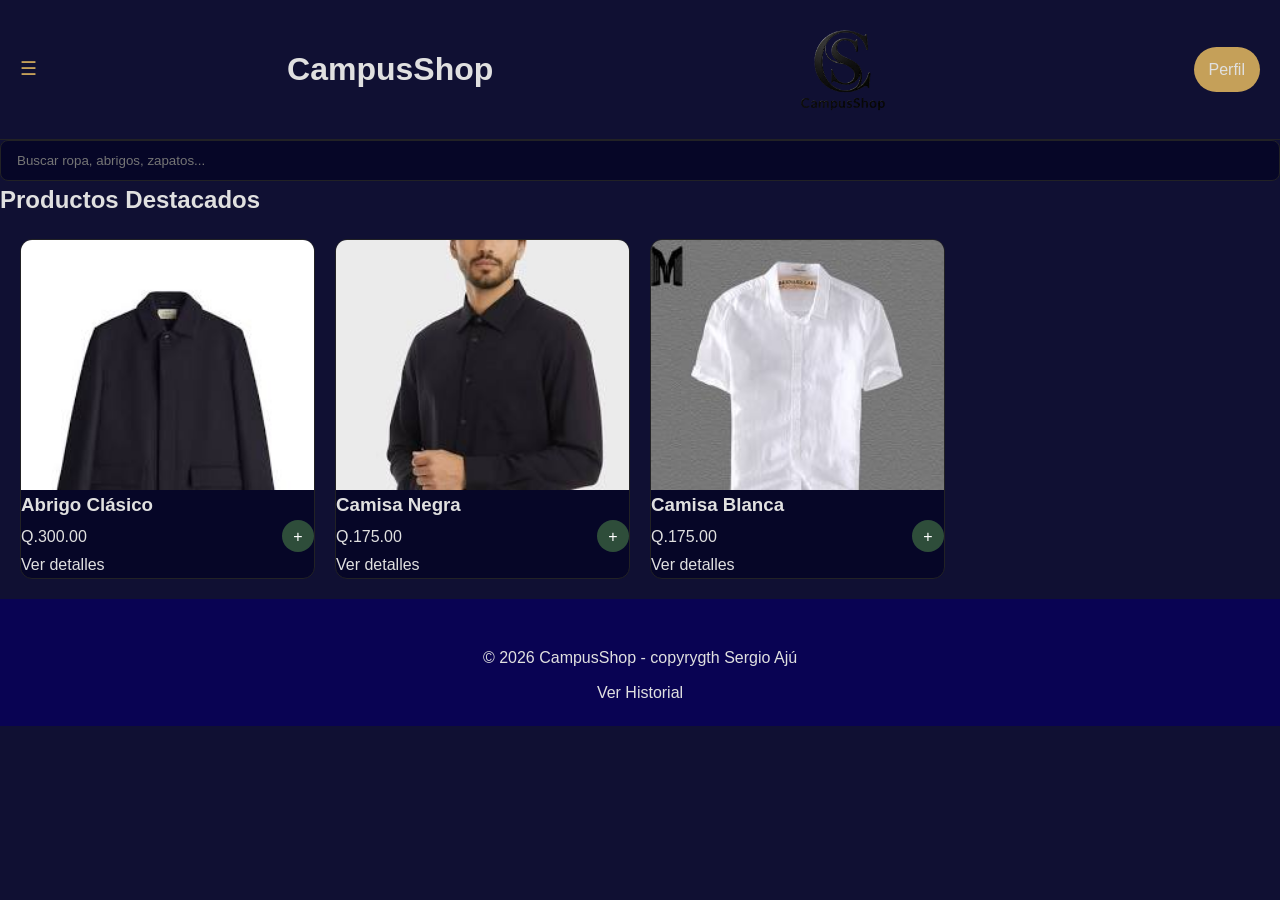
<file: index.html>
<!DOCTYPE html>
<html lang="es">
<head>
    <meta charset="UTF-8">
    <meta name="viewport" content="width=device-width, initial-scale=1.0">
    <title>CampusShop | Inicio</title>
    <link rel="stylesheet" href="CSS/base.css">
    <link rel="stylesheet" href="CSS/components.css">
    <link rel="stylesheet" href="CSS/layout.css">
    <link rel="stylesheet" href="CSS/responsive.css">
</head>
<body>
    <input type="checkbox" id="btn-menu">
    <aside class="sidebar">
        <div class="sidebar-header">
            <img src="IMG/LOGOS/icono2.png" alt="Logo CampusShop" class="logo-sidebar">
            <h2>CampusShop</h2>
            <label for="btn-menu" class="close-btn"></label>
        </div>
        <nav>
            <ul>
                <li class="active"><a href="index.html">Home</a></li>
                <li><a href="productos/abrigos.html">Abrigos</a></li>
                <li><a href="productos/camisa.html">Camisetas</a></li>
                <li><a href="productos/pantalon.html">Pantalones</a></li>
                <li><a href="productos/zapatos.html">Zapatos</a></li>
                <hr>
                <li><a href="archivos html/catalogo.html">Catálogo</a></li>
                <li><a href="archivos html/perfil.html">Perfil</a></li>
                <li><a href="archivos html/carrito.html">Carrito</a></li>
                <li><a href="archivos html/nuevo.html">Centro de Ayuda</a></li>
            </ul>
        </nav>
    </aside>
    <label for="btn-menu" class="overlay"></label>
    <div class="content-wrapper">
        <header>
            <label for="btn-menu" class="hamburguesa">☰</label>
            <h1>CampusShop</h1>
            <img src="IMG/LOGOS/icono1.png" alt="Logo CampusShop" class="logo-header" width="200PX">
            <a href="archivos html/perfil.html" class="profile-link">Perfil</a>
        </header>
        <main>
            <section id="busqueda">
                <input type="text" placeholder="Buscar ropa, abrigos, zapatos...">
            </section>
            <section id="productos-destacados">
                <h2>Productos Destacados</h2>
                <div class="grid-container">
                    <article class="card">
                        <img src="IMG/ROPA/ABRIGOS/abrigo1.jpg" alt="Abrigo">
                        <div class="card-info">
                            <h3>Abrigo Clásico</h3>
                            <div class="price-row">
                                <p>Q.300.00</p>
                                <span class="btn-add">+</span>
                            </div>
                            <a href="productos/productos.html">Ver detalles</a>
                        </div>
                    </article>
                    <article class="card">
                        <img src="IMG/ROPA/CAMISAS/camisa1.jpg" alt="Camisa Negra">
                        <div class="card-info">
                            <h3>Camisa Negra</h3>
                            <div class="price-row">
                                <p>Q.175.00</p>
                                <span class="btn-add">+</span>
                            </div>
                            <a href="productos/productos.html">Ver detalles</a>
                        </div>
                    </article>
                    <article class="card">
                        <img src="IMG/ROPA/CAMISAS/camisa2.jpg" alt="Camisa Blanca">
                        <div class="card-info">
                            <h3>Camisa Blanca</h3>
                            <div class="price-row">
                                <p>Q.175.00</p>
                                <span class="btn-add">+</span>
                            </div>
                            <a href="productos/productos.html">Ver detalles</a>
                        </div>
                    </article>
                </div>
            </section>
        </main>
        <footer><br>
            <p>&copy; 2026 CampusShop - copyrygth Sergio Ajú</p>
            <a href="archivos html/historial.html">Ver Historial</a>
        </footer>
    </div>
</body>
</html>
</file>
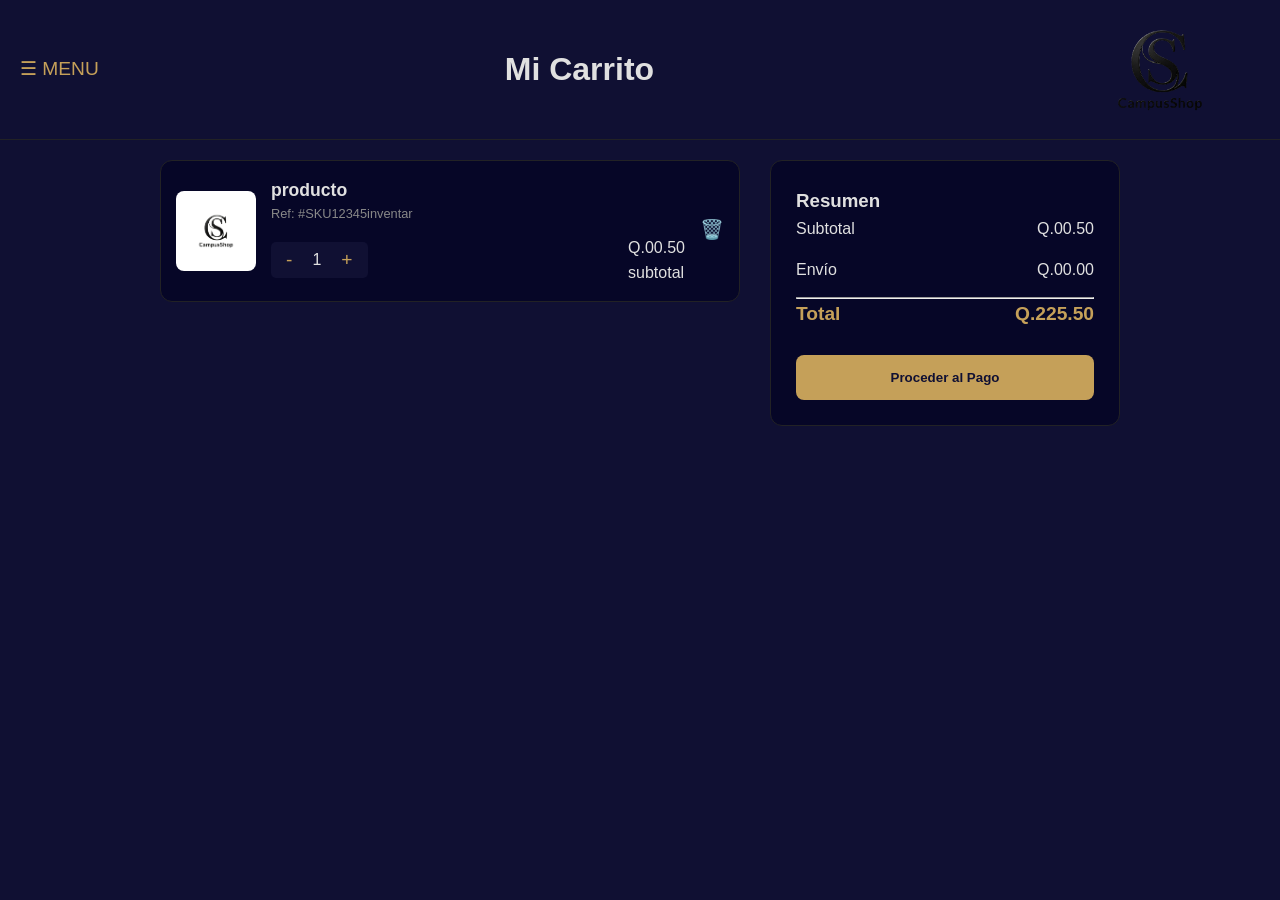
<file: archivos html/carrito.html>
<!DOCTYPE html>
<html lang="es">
<head>
    <meta charset="UTF-8">
    <meta name="viewport" content="width=device-width, initial-scale=1.0">
    <title>CampusShop | Carrito</title>
    <link rel="stylesheet" href="../CSS/base.css">
    <link rel="stylesheet" href="../CSS/layout.css">
    <link rel="stylesheet" href="../CSS/components.css">
    <link rel="stylesheet" href="../CSS/responsive.css">
</head>
<body>
    <input type="checkbox" id="btn-menu">

    <aside class="sidebar">
        <div class="sidebar-header">
            <img src="../IMG/LOGOS/icono1.png" alt="Logo" width="200px" class="logo-sidebar">
            <h2>CampusShop</h2>
            <label for="btn-menu" class="close-btn"></label>
        </div>
        <nav>
            <ul>
                <li><a href="../index.html">☰ HOME</a></li>
                <li><a href="../productos/abrigos.html">Abrigos</a></li>
                <li><a href="../productos/camisas.html">Camisetas</a></li>
                <li><a href="../productos/pantalones.html">Pantalones</a></li>
                <li><a href="../productos/zapatos.html">Zapatos</a></li>
                <hr>
                <li><a href="catalogo.html">Catálogo</a></li>
                <li><a href="perfil.html">Perfil</a></li>
                <li class="active"><a href="carrito.html">Carrito</a></li>
            </ul>
        </nav>
    </aside>
    <label for="btn-menu" class="overlay"></label>
    <div class="content-wrapper">
        <header>
            <label for="btn-menu" class="hamburguesa">☰ MENU</label>
            <h1>Mi Carrito</h1>
            <img src="../IMG/LOGOS/icono1.png" alt="Logo" width="200px" class="logo-header">
        </header>

        <main class="cart-container">
            <div class="cart-wrapper">
                <section class="cart-items">
                    <article class="cart-item">
                        <img src="../IMG/LOGOS/icono1.png" alt="Producto">
                        <div class="item-details">
                            <div class="item-info">
                                <h3>producto</h3>
                                <p class="ref">Ref: #SKU12345inventar</p>
                            </div>
                            <div class="item-controls">
                                <div class="qty">
                                    <button>-</button><span>1</span><button>+</button>
                                </div>
                                <div class="price-box">
                                    <p>Q.00.50</p>
                                    <span>subtotal</span>
                                </div>
                            </div>
                        </div>
                        <a href="vacio.html" class="link-clear">
                        <button class="btn-delete">🗑️</button>
                        </a>
                    </article>
                    </section>

                <aside class="cart-summary">
                    <h3>Resumen</h3>
                    <div class="summary-row">
                        <span>Subtotal</span>
                        <span>Q.00.50</span>
                    </div>
                    <div class="summary-row">
                        <span>Envío</span>
                        <span>Q.00.00</span>
                    </div>
                    <hr>
                    <div class="summary-row total">
                        <strong>Total</strong>
                        <strong>Q.225.50</strong>
                    </div>
                    <a href="verificar.html" class="link-clear">
                    <button class="btn-checkout">Proceder al Pago</button>
                    </a>
                </aside>
            </div>
        </main>
    </div>
</body>
</html>
</file>
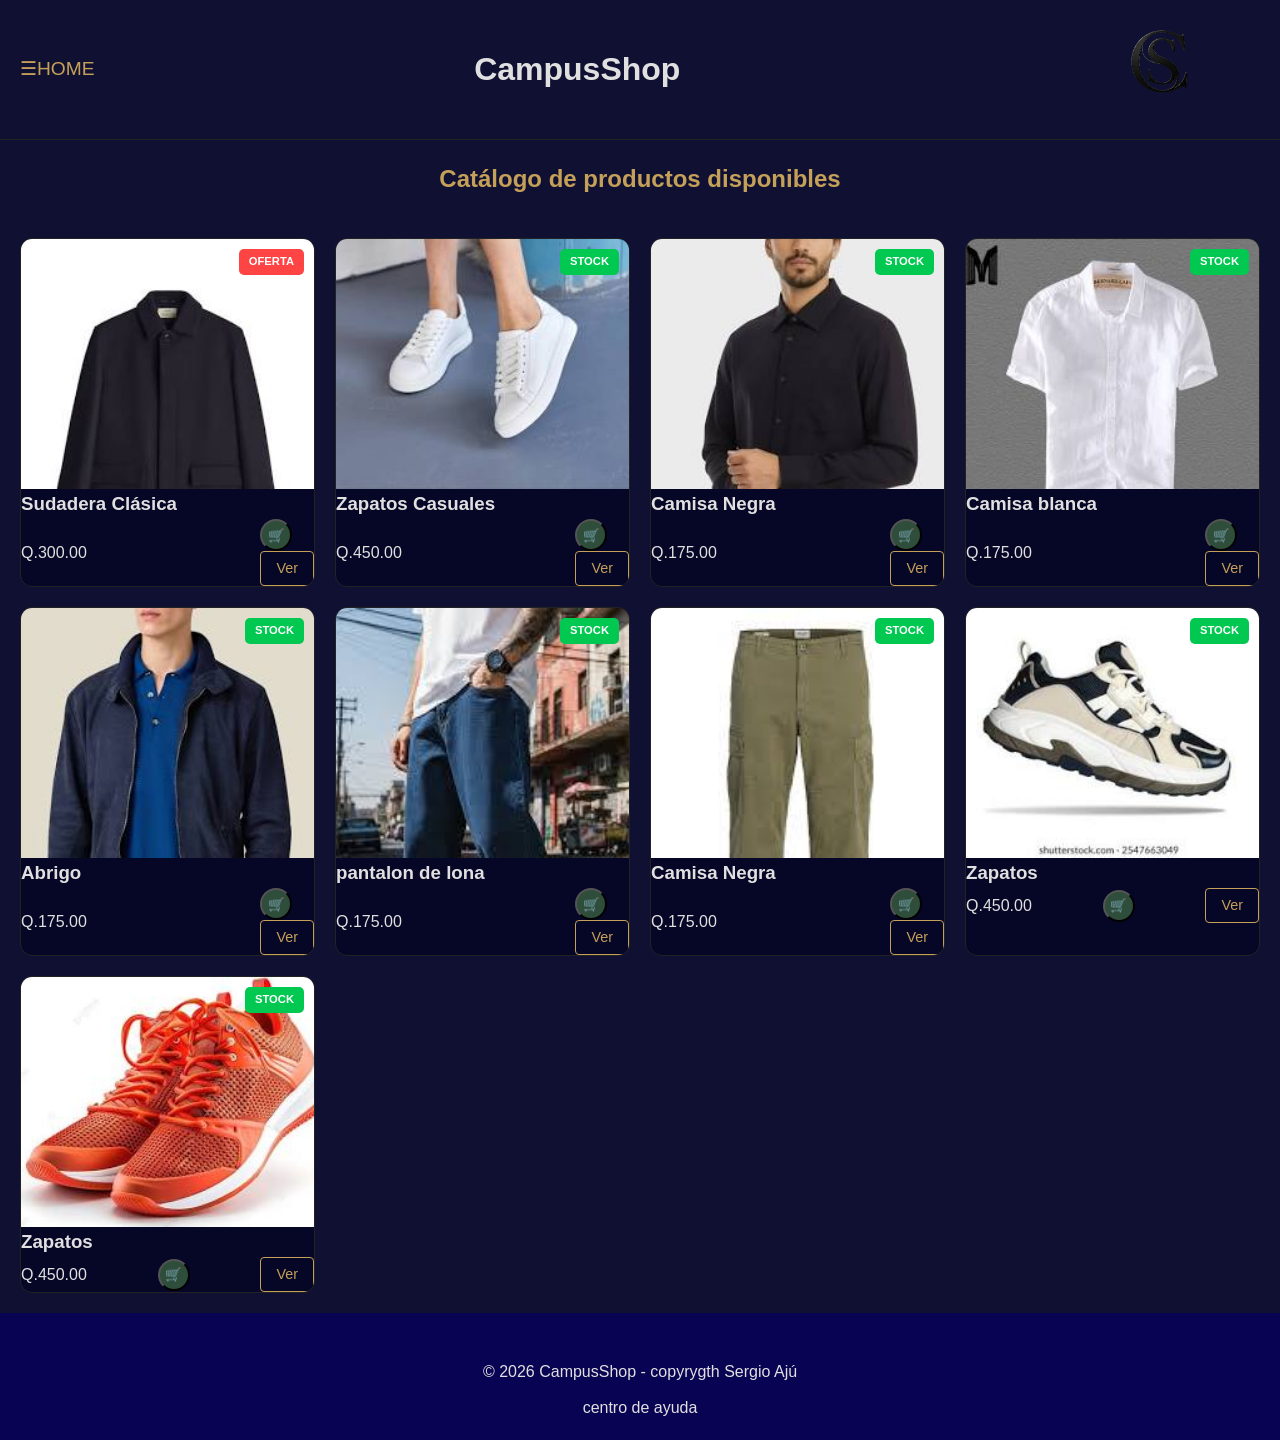
<file: archivos html/catalogo.html>
<!DOCTYPE html>
<html lang="es">
<head>
    <meta charset="UTF-8">
    <meta name="viewport" content="width=device-width, initial-scale=1.0">
    <title>CampusShop | Catálogo</title>
    <link rel="stylesheet" href="../CSS/base.css">
    <link rel="stylesheet" href="../CSS/layout.css">
    <link rel="stylesheet" href="../CSS/components.css">
    <link rel="stylesheet" href="../CSS/responsive.css">
</head>
<body>
    <input type="checkbox" id="btn-menu">

    <aside class="sidebar">
        <div class="sidebar-header">
            <img src="../IMG/LOGOS/icono1.png" alt="Logo CampusShop" class="logo-sidebar">
            <h2>CampusShop</h2>
            <label for="btn-menu" class="close-btn"></label>
        </div>
        <nav>
            <ul>
                <li><a href="../index.html">☰ HOME</a></li>
                <li><a href="../productos/abrigos.html">Abrigos</a></li>
                <li><a href="../productos/camisa.html">Camisetas</a></li>
                <li><a href="../productos/pantalon.html">Pantalones</a></li>
                <li><a href="../productos/zapatos.html">Zapatos</a></li>
                <hr>
                <li><a href="perfil.html">Perfil</a></li>
                <li><a href="carrito.html">Carrito</a></li>
            </ul>
        </nav>
    </aside>
    <label for="btn-menu" class="overlay"></label>
    <div class="content-wrapper">
        <header>
            <label for="btn-menu" class="hamburguesa">☰HOME</label>
            <h1>CampusShop</h1>
            <img src="../IMG/LOGOS/icono2.png" alt="Logo CampusShop" width="200px"  class="logo-header">
        </header>

        <main>
            <h2 class="section-title">Catálogo de productos disponibles</h2>
            
            <section class="grid-container">   
                
                <article class="card">
                    <span class="badge oferta">oferta</span>
                    <img src="../IMG/ROPA/ABRIGOS/abrigo1.jpg" alt="Sudadera">
                    <div class="card-info">
                        <h3>Sudadera Clásica</h3>
                        <div class="price-row">
                            <p>Q.300.00</p>
                            <div class="actions">
                                <button class="btn-add">🛒</button>
                                <a href="../productos/productos.html" class="btn-ver">Ver</a>
                            </div>
                        </div>
                    </div>
                </article>

                <article class="card">
                    <span class="badge stock">stock</span>
                    <img src="../IMG/ROPA/ZAPATOS/zapatos1.jpg" alt="Zapatos">
                    <div class="card-info">
                        <h3>Zapatos Casuales</h3>
                        <div class="price-row">
                            <p>Q.450.00</p>
                            <div class="actions">
                                <button class="btn-add">🛒</button>
                                <a href="../productos/productos.html" class="btn-ver">Ver</a>
                            </div>
                        </div>
                    </div>
                </article>

                <article class="card">
                    <span class="badge stock">stock</span>
                    <img src="../IMG/ROPA/CAMISAS/camisa1.jpg" alt="Camisa">
                    <div class="card-info">
                        <h3>Camisa Negra</h3>
                        <div class="price-row">
                            <p>Q.175.00</p>
                            <div class="actions">
                                <button class="btn-add">🛒</button>
                                <a href="../productos/productos.html" class="btn-ver">Ver</a>
                            </div>
                        </div>
                    </div>
                </article>
                <article class="card">
                    <span class="badge stock">stock</span>
                    <img src="../IMG/ROPA/CAMISAS/camisa2.jpg" alt="Camisa">
                    <div class="card-info">
                        <h3>Camisa blanca</h3>
                        <div class="price-row">
                            <p>Q.175.00</p>
                            <div class="actions">
                                <button class="btn-add">🛒</button>
                                <a href="../productos/productos.html" class="btn-ver">Ver</a>
                            </div>
                        </div>
                    </div>
                </article>
                <article class="card">
                    <span class="badge stock">stock</span>
                    <img src="../IMG/ROPA/ABRIGOS/abrigo2.jpg" alt="Camisa">
                    <div class="card-info">
                        <h3>Abrigo</h3>
                        <div class="price-row">
                            <p>Q.175.00</p>
                            <div class="actions">
                                <button class="btn-add">🛒</button>
                                <a href="../productos/productos.html" class="btn-ver">Ver</a>
                            </div>
                        </div>
                    </div>
                </article>
                <article class="card">
                    <span class="badge stock">stock</span>
                    <img src="../IMG/ROPA/PANTALONES/pantalon1.jpg" alt="Camisa">
                    <div class="card-info">
                        <h3>pantalon de lona</h3>
                        <div class="price-row">
                            <p>Q.175.00</p>
                            <div class="actions">
                                <button class="btn-add">🛒</button>
                                <a href="../productos/productos.html" class="btn-ver">Ver</a>
                            </div>
                        </div>
                    </div>
                </article>

                <article class="card">
                    <span class="badge stock">stock</span>
                    <img src="../IMG/ROPA/PANTALONES/pantalon2.jpg" alt="Camisa">
                    <div class="card-info">
                        <h3>Camisa Negra</h3>
                        <div class="price-row">
                            <p>Q.175.00</p>
                            <div class="actions">
                                <button class="btn-add">🛒</button>
                                <a href="../productos/productos.html" class="btn-ver">Ver</a>
                            </div>
                        </div>
                    </div>
                </article>
                <article class="card">
                <span class="badge stock">stock</span>
                <img src="../IMG/ROPA/ZAPATOS/tenis.jpg" alt="Zapatos">
                <div class="card-info">
                    <h3>Zapatos</h3>
                    <div class="price-row">
                        <p>Q.450.00</p>
                        <button class="btn-add">
                            <a href="../archivos html/vacio.html">
                                🛒
                            </a>    
                        </button>
                        <a href="productos.html" class="btn-ver">Ver</a>
                    </div>
                </div>
            </article>
            <article class="card">
                <span class="badge stock">stock</span>
                <img src="../IMG/ROPA/ZAPATOS/tenisrojos.jpg" alt="Zapatos">
                <div class="card-info">
                    <h3>Zapatos</h3>
                    <div class="price-row">
                        <p>Q.450.00</p>
                        <button class="btn-add">
                            <a href="../archivos html/vacio.html">
                                🛒
                            </a>    
                        </button>
                        <a href="productos.html" class="btn-ver">Ver</a>
                    </div>
                </div>
            </article>
            </section>
        </main>
            <footer><br>
                <p>&copy; 2026 CampusShop - copyrygth Sergio Ajú</p>
                <a href="archivos html/nuevo.html">centro de ayuda</a>
            </footer>
    </div>
</body>
</html>
</file>
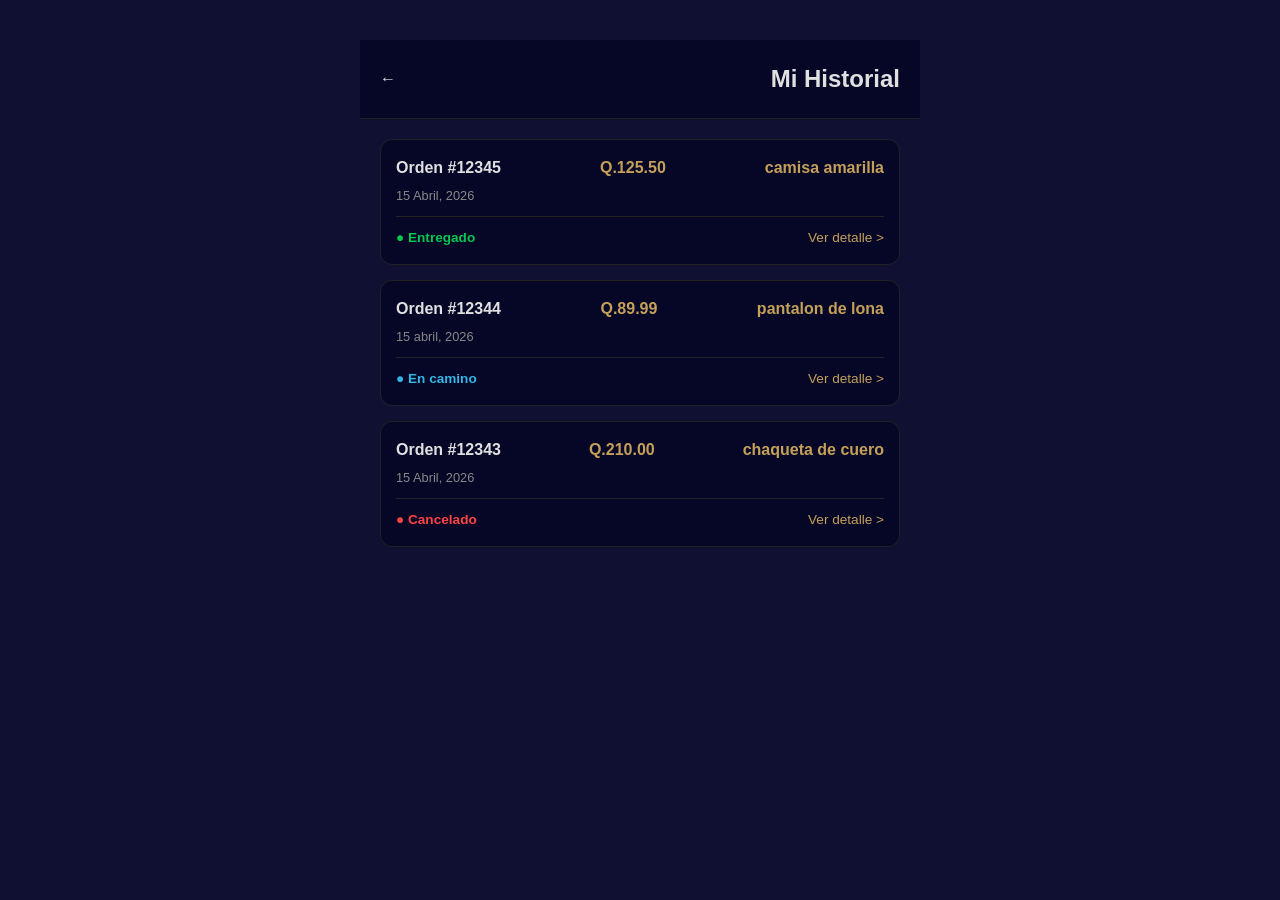
<file: archivos html/historial.html>
<!DOCTYPE html>
<html lang="es">
<head>
    <meta charset="UTF-8">
    <meta name="viewport" content="width=device-width, initial-scale=1.0">
    <title>CampusShop | Mi Historial</title>
    <link rel="stylesheet" href="../CSS/base.css">
    <link rel="stylesheet" href="../CSS/layout.css">
    <link rel="stylesheet" href="../CSS/components.css">
    <link rel="stylesheet" href="../CSS/responsive.css">
</head>
<body class="perfil-body">
    <main class="perfil-container">
        <header class="perfil-header">
            <a href="perfil.html">←</a>
            <h2>Mi Historial</h2>
        </header>

        <section class="pedidos-list">
            
            <article class="pedido-card">
                <div class="pedido-info">
                    <div class="pedido-row">
                        <span class="orden-num">Orden #12345</span>
                        <span class="pedido-precio">Q.125.50</span>
                        <span class="pedido-precio">camisa amarilla </span>
                    </div>
                    <p class="pedido-fecha">15 Abril, 2026</p>
                    <div class="pedido-footer">
                        <span class="status entregado">● Entregado</span>
                        <a href="simuladorestetica.html" class="btn-detalle">Ver detalle ></a>
                    </div>
                </div>
            </article>

            <article class="pedido-card">
                <div class="pedido-info">
                    <div class="pedido-row">
                        <span class="orden-num">Orden #12344</span>
                        <span class="pedido-precio">Q.89.99</span>
                        <span class="pedido-precio">pantalon de lona</span>
                    </div>
                    <p class="pedido-fecha">15 abril, 2026</p>
                    <div class="pedido-footer">
                        <span class="status camino">● En camino</span>
                        <a href="simuladorestetica.html" class="btn-detalle">Ver detalle ></a>
                    </div>
                </div>
            </article>

            <article class="pedido-card">
                <div class="pedido-info">
                    <div class="pedido-row">
                        <span class="orden-num">Orden #12343</span>
                        <span class="pedido-precio">Q.210.00</span>
                        <span class="pedido-precio">chaqueta de cuero</span>
                    </div>
                    <p class="pedido-fecha">15 Abril, 2026</p>
                    <div class="pedido-footer">
                        <span class="status cancelado">● Cancelado</span>
                        <a href="simuladorestetica.html" class="btn-detalle">Ver detalle ></a>
                    </div>
                </div>
            </article>

        </section>
</body>
</html>
</file>
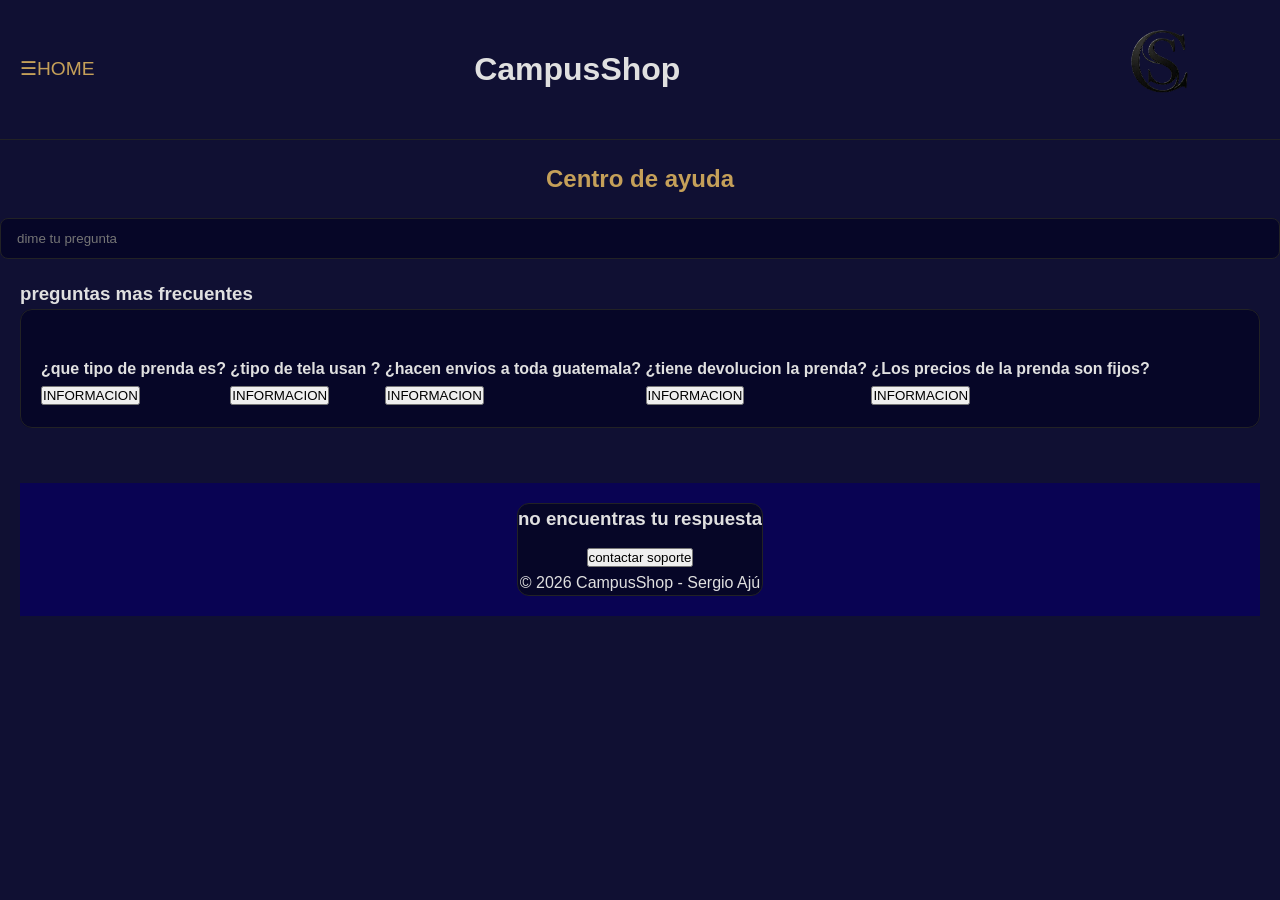
<file: archivos html/nuevo.html>
<!DOCTYPE html>
<html lang="es">
<head>
    <meta charset="UTF-8">
    <meta name="viewport" content="width=device-width, initial-scale=1.0">
    <title>CampusShop | Centro de ayuda</title>
    <link rel="stylesheet" href="../CSS/base.css">
    <link rel="stylesheet" href="../CSS/layout.css">
    <link rel="stylesheet" href="../CSS/components.css">
    <link rel="stylesheet" href="../CSS/responsive.css">
</head>
<body>
    <input type="checkbox" id="btn-menu">

    <aside class="sidebar">
        <div class="sidebar-header">
            <img src="../IMG/LOGOS/icono1.png" alt="Logo CampusShop" class="logo-sidebar">
            <h2>CampusShop</h2>
            <label for="btn-menu" class="close-btn"></label>
        </div>
        <nav>
            <ul>
                <li><a href="../index.html">☰ HOME</a></li>
                <li><a href="../productos/abrigos.html">Abrigos</a></li>
                <li><a href="../productos/camisa.html">Camisetas</a></li>
                <li><a href="../productos/pantalon.html">Pantalones</a></li>
                <li><a href="../productos/zapatos.html">Zapatos</a></li>
                <hr>
                <li><a href="perfil.html">Perfil</a></li>
                <li><a href="carrito.html">Carrito</a></li>
            </ul>
        </nav>
    </aside>
    <label for="btn-menu" class="overlay"></label>
    <div class="content-wrapper">
        <header>
            <label for="btn-menu" class="hamburguesa">☰HOME</label>
            <h1>CampusShop</h1>
            <img src="../IMG/LOGOS/icono2.png" alt="Logo CampusShop" width="200px"  class="logo-header">
              
        </header>
        <h2 class="section-title">Centro de ayuda</h2>   
        <section id="busqueda">
            <input type="search" placeholder="dime tu pregunta">
        </section>
        <main>
          
        <main class="checkout-container">
            <div class="checkout-wrapper">
                <section class="checkout-forms">
                    <h3>preguntas mas frecuentes</h3>
                    <fieldset class="form-section">
                        <div class="tooltip-container">
                            <a href="simuladorestetica.html">
                                <h4>¿que tipo de prenda es?</h4>
                                <button class="tooltip-button">INFORMACION</button>
                                <span class="tooltip-text">Es una prenda formal de la mas alta calidad</span>
                            </a>
                        </div>
                        <div class="tooltip-container">
                            <br>
                                <h4>¿tipo de tela usan ?</h4>
                                <button class="tooltip-button">INFORMACION</button>
                                <span class="tooltip-text">Estamos ubicados en la Ciudad de Guatemala, Zona 1.</span>
                            </a>
                        </div>
                        <div class="tooltip-container">
                            <br>
                                <h4>¿hacen envios a toda guatemala?</h4>
                                <button class="tooltip-button">INFORMACION</button>
                                <span class="tooltip-text">Si hacemos envios a travez de forza </span>
                            </a>
                        </div>
                        <div class="tooltip-container">
                            <br>
                                <h4>¿tiene devolucion la prenda?</h4>
                                <button class="tooltip-button">INFORMACION</button>
                                <span class="tooltip-text">no tiene devolucion</span>
                            </a>
                        </div>
                        <div class="tooltip-container">
                            <br>
                                <h4>¿Los precios de la prenda son fijos?</h4>
                                <button class="tooltip-button">INFORMACION</button>
                                <span class="tooltip-text">Depende la cantidad que compres se te hara un descuento.</span>
                            </a>
                        </div>
                    </fieldset>
                </section>
        <footer>
            <article class="card">
                    <h3>no encuentras tu respuesta</h3>
                    <a href="simuladorestetica.html">
                        <p><button >contactar soporte</button></p>
                        <p>&copy; 2026 CampusShop - Sergio Ajú</p>
                    </a>
            </article>
        </footer>
    </div>
</body>
</html>
</file>
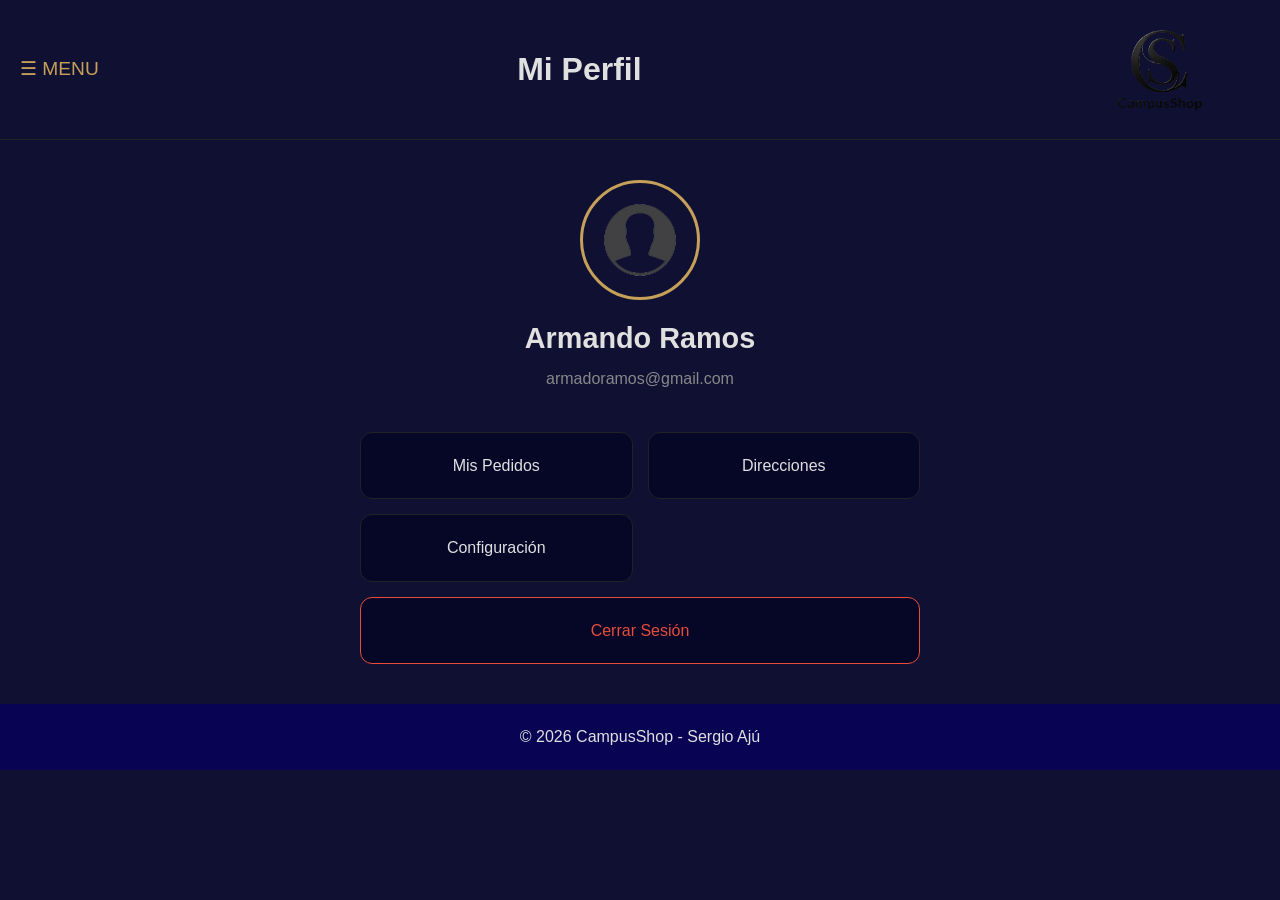
<file: archivos html/perfil.html>
<!DOCTYPE html>
<html lang="es">
<head>
    <meta charset="UTF-8">
    <meta name="viewport" content="width=device-width, initial-scale=1.0">
    <title>CampusShop | Mi Perfil</title>
    <link rel="stylesheet" href="../CSS/base.css">
    <link rel="stylesheet" href="../CSS/layout.css">
    <link rel="stylesheet" href="../CSS/components.css">
    <link rel="stylesheet" href="../CSS/responsive.css">
</head>
<body>
    <input type="checkbox" id="btn-menu">

    <aside class="sidebar">
        <div class="sidebar-header">
            <img src="../IMG/LOGOS/icono1.png" alt="Logo CampusShop" class="logo-sidebar">
            <h2>CampusShop</h2>
            <label for="btn-menu" class="close-btn"></label>
        </div>
        <nav>
            <ul>
                <li><a href="../index.html">☰ HOME</a></li>
                <li><a href="../productos/abrigos.html">Abrigos</a></li>
                <li><a href="../productos/camisa.html">Camisetas</a></li>
                <li><a href="../productos/pantalon.html">Pantalones</a></li>
                <li><a href="../productos/zapatos.html">Zapatos</a></li>
                <hr>
                <li><a href="catalogo.html">Catálogo</a></li>
                <li class="active"><a href="perfil.html">Perfil</a></li>
                <li><a href="carrito.html">Carrito</a></li>
            </ul>
        </nav>
    </aside>
    <label for="btn-menu" class="overlay"></label>
    <div class="content-wrapper">
        <header>
            <label for="btn-menu" class="hamburguesa">☰ MENU</label>
            <h1>Mi Perfil</h1>
            <img src="../IMG/LOGOS/icono1.png" alt="Logo CampusShop" width="200px"  class="logo-header">
        </header>

        <main class="perfil-container">
            <section class="perfil-info">
                <div class="avatar-wrapper">
                    <img src="../IMG/ICONOS/imagenperfil.png" alt="Foto de Perfil" class="avatar-img">
                </div>
                <h2 class="user-name">Armando Ramos</h2>
                <p class="user-email">armadoramos@gmail.com</p>
            </section>

            <section class="perfil-menu-grid">
                <a href="historial.html" class="menu-item">
                    <span class="menu-text"> Mis Pedidos</span>
                </a>
                
                <a href="../archivos html/simuladorestetica.html" class="menu-item">
                    <span class="menu-text"> Direcciones</span>
                </a>

                <a href="../archivos html/simuladorestetica.html" class="menu-item">
                    <span class="menu-text">Configuración</span>
                </a>

                <a href="../archivos html/simuladorestetica.html" class="menu-item logout">
                    <span class="menu-text"> Cerrar Sesión</span>
                </a>
            </section>
        </main>

        <footer>
            <p>&copy; 2026 CampusShop - Sergio Ajú</p>
        </footer>
    </div>
</body>
</html>
</file>
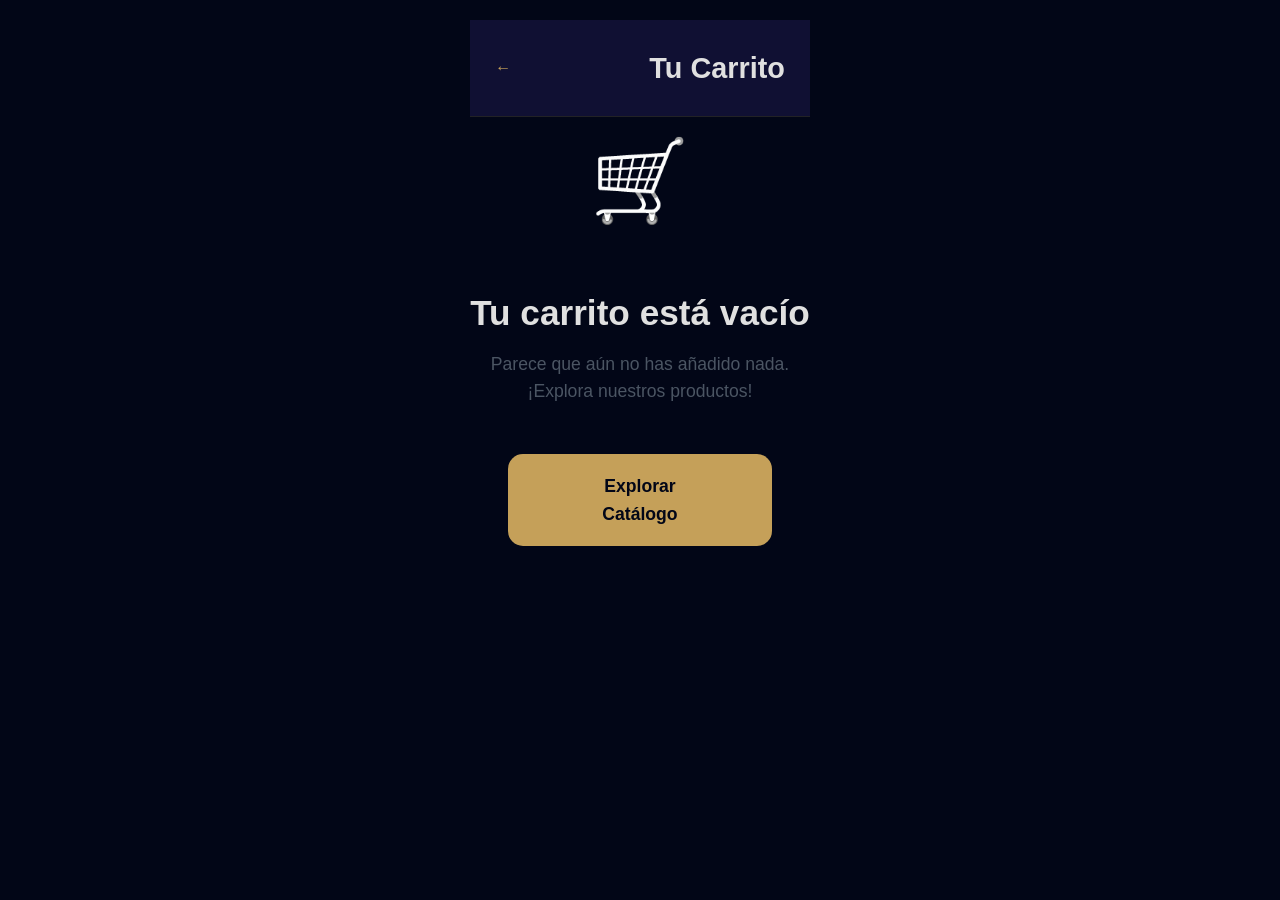
<file: archivos html/vacio.html>
<!DOCTYPE html>
<html lang="es">
<head>
    <meta charset="UTF-8">
    <meta name="viewport" content="width=device-width, initial-scale=1.0">
    <title>CampusShop | Carrito</title>
    <link rel="stylesheet" href="../CSS/base.css">
    <link rel="stylesheet" href="../CSS/layout.css">
    <link rel="stylesheet" href="../CSS/components.css">
    <link rel="stylesheet" href="../CSS/responsive.css">
</head>
<body class="cart-body">

    <main class="cart-container">
        <header class="cart-header-simple">
            <a href="carrito.html" class="back-arrow">←</a>
            <h2 class="cart-title">Tu Carrito</h2>
        </header>

        <section class="cart-empty-content">
            <div class="icon-box">
                <span class="main-cart-icon">🛒</span>
            </div>

            <div class="text-box">
                <h1>Tu carrito está vacío</h1>
                <p>Parece que aún no has añadido nada.</p>
                <p>¡Explora nuestros productos!</p>
            </div>

            <div class="action-box">
                <a href="catalogo.html" class="btn-explore">Explorar Catálogo</a>
            </div>
        </section>
    </main>

</body>
</html>
</file>
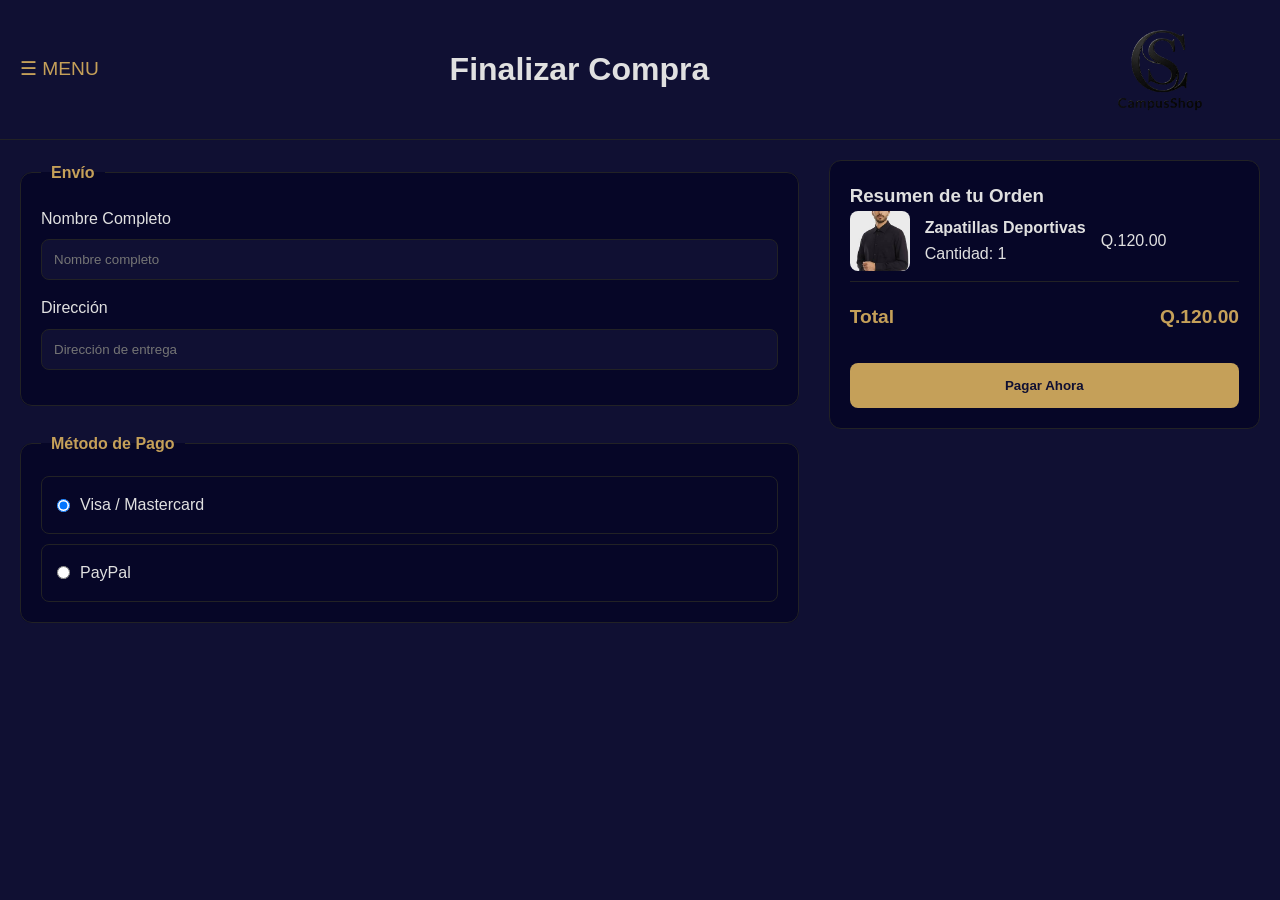
<file: archivos html/verificar.html>
<!DOCTYPE html>
<html lang="es">
<head>
    <meta charset="UTF-8">
    <meta name="viewport" content="width=device-width, initial-scale=1.0">
    <title>CampusShop | Checkout</title>
    <link rel="stylesheet" href="../CSS/base.css">
    <link rel="stylesheet" href="../CSS/layout.css">
    <link rel="stylesheet" href="../CSS/components.css">
    <link rel="stylesheet" href="../CSS/responsive.css">
</head>
<body>
    <input type="checkbox" id="btn-menu">

    <aside class="sidebar">
        <div class="sidebar-header">
            <img src="../IMG/LOGOS/icono1.png" alt="Logo" width="200px" class="logo-sidebar">
            <h2>CampusShop</h2>
            <label for="btn-menu" class="hamburguesa"></label>
        </div>
        <nav>
            <ul>
                <li><a href="../index.html">☰ HOME</a></li>
                <li><a href="../productos/abrigos.html">Abrigos</a></li>
                <li><a href="../productos/camisa.html">Camisetas</a></li>
                <li><a href="../productos/pantalon.html">Pantalones</a></li>
                <hr>
                <li><a href="perfil.html">Perfil</a></li>
                <li class="active"><a href="carrito.html">Carrito</a></li>
            </ul>
        </nav>
    </aside>
    <label for="btn-menu" class="overlay"></label>
    <div class="content-wrapper">
        <header>
            <label for="btn-menu" class="hamburguesa">☰ MENU</label>
            <h1>Finalizar Compra</h1>
            <img src="../IMG/LOGOS/icono1.png" alt="Logo" width="200px" class="logo-header">
        </header>

        <main class="checkout-container">
            <div class="checkout-wrapper">
                <section class="checkout-forms">
                    
                    <fieldset class="form-section">
                        <legend>Envío</legend>
                        <div class="input-group">
                            <label for="nombre">Nombre Completo</label>
                            <input type="text" id="nombre" placeholder="Nombre completo">
                        </div>
                        <div class="input-group">
                            <label for="direccion">Dirección</label>
                            <input type="text" id="direccion" placeholder="Dirección de entrega">
                        </div>
                    </fieldset>
                    <fieldset class="form-section">
                        <legend>Método de Pago</legend>
                        <div class="payment-methods">
                            <label class="payment-method">
                                <input type="radio" name="pago" value="visa" checked>
                                <span>Visa / Mastercard</span>
                            </label>
                            <label class="payment-method">
                                <input type="radio" name="pago" value="paypal">
                                <span> PayPal</span>
                            </label>
                        </div>
                    </fieldset>
                </section>

                <aside class="order-summary-box">
                    <h3>Resumen de tu Orden</h3>
                    <div class="summary-items">
                        <article class="summary-item">
                            <img src="../IMG/ROPA/CAMISAS/camisa1.jpg" alt="Producto">
                            <div class="item-info">
                                <h4>Zapatillas Deportivas</h4>
                                <p>Cantidad: 1</p>
                            </div>
                            <span class="item-price">Q.120.00</span>
                        </article>
                    </div>

                    <div class="summary-total">
                        <strong>Total</strong>
                        <strong>Q.120.00</strong>
                    </div>

                    <button class="btn-checkout">
                        <a href="simuladorestetica.html">
                            Pagar Ahora
                        </a>
                    </button>
                </aside>
            </div>
        </main>
    </div>
</body>
</html>
</file>
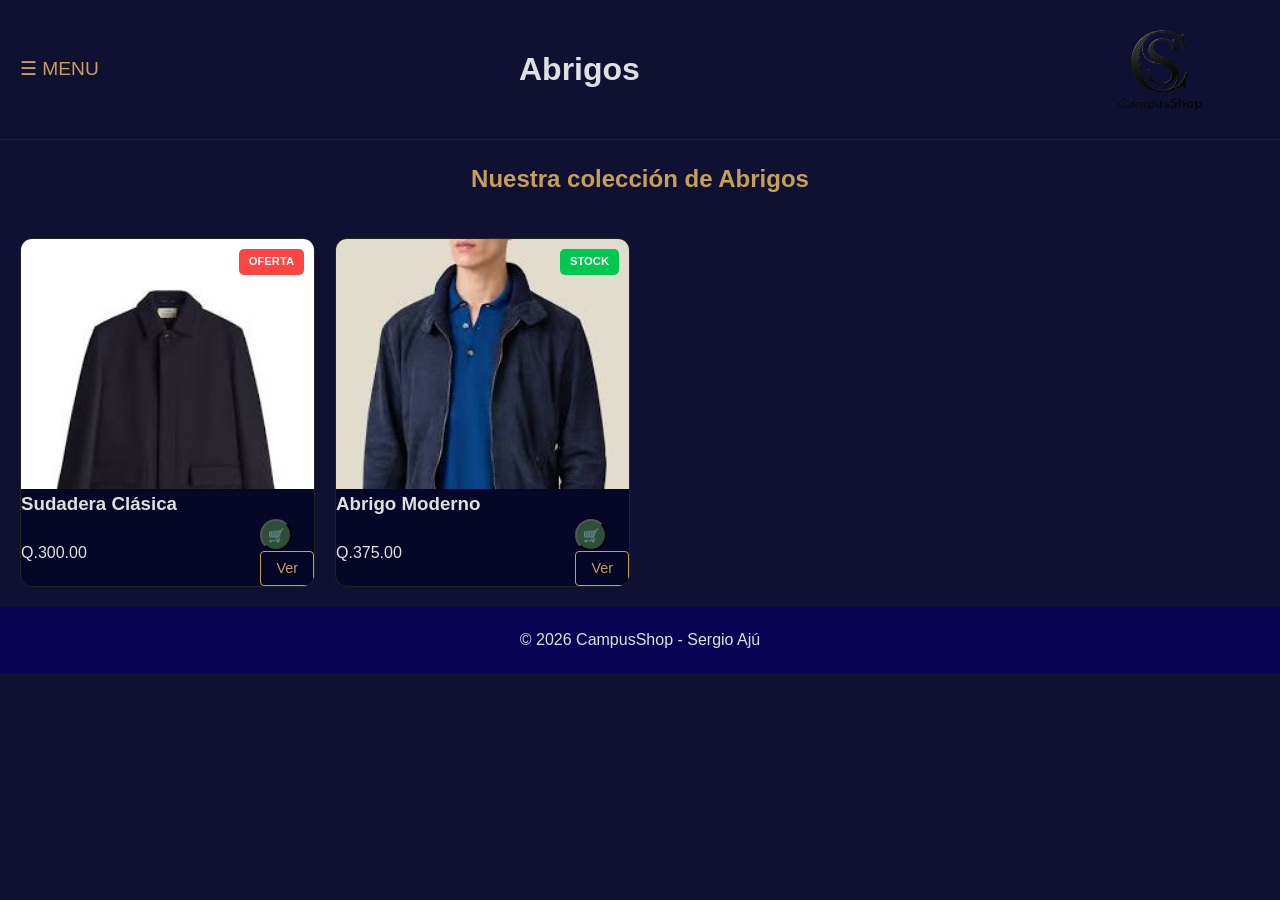
<file: productos/abrigos.html>
<!DOCTYPE html>
<html lang="es">
<head>
    <meta charset="UTF-8">
    <meta name="viewport" content="width=device-width, initial-scale=1.0">
    <title>CampusShop | Abrigos</title>
    <link rel="stylesheet" href="../../CSS/base.css">
    <link rel="stylesheet" href="../../CSS/layout.css">
    <link rel="stylesheet" href="../../CSS/components.css">
    <link rel="stylesheet" href="../../CSS/responsive.css">
</head>
<body>
    <input type="checkbox" id="btn-menu">

    <aside class="sidebar">
        <div class="sidebar-header">
            <img src="../../IMG/LOGOS/icono1.png" alt="Logo CampusShop" width="200px" class="logo-sidebar">
            <h2>CampusShop</h2>
            <label for="btn-menu" class="close-btn"></label>
        </div>
        <nav>
            <ul>
                <li><a href="../../index.html">☰ HOME</a></li>
                <li class="active"><a href="abrigos.html">Abrigos</a></li>
                <li><a href="camisa.html">Camisetas</a></li>
                <li><a href="pantalon.html">Pantalones</a></li>
                <li><a href="zapatos.html">Zapatos</a></li>
                <hr>
                <li><a href="../archivos html/catalogo.html">Catálogo</a></li>
                <li><a href="../archivos html/perfil.html">Perfil</a></li>
                <li><a href="../archivos html/carrito.html">Carrito</a></li>
            </ul>
        </nav>
    </aside>
    <label for="btn-menu" class="overlay"></label>
    <div class="content-wrapper">
        <header>
            <label for="btn-menu" class="hamburguesa">☰ MENU</label>
            <h1>Abrigos</h1>
            <img src="../../IMG/LOGOS/icono1.png" alt="Logo CampusShop" width="200px" class="logo-header">
        </header>

        <main>
            <h2 class="section-title">Nuestra colección de Abrigos</h2>
            
            <section class="grid-container">   
                
                <article class="card">
                    <span class="badge oferta">oferta</span>
                    <img src="../../IMG/ROPA/ABRIGOS/abrigo1.jpg" alt="Sudadera Clásica">
                    <div class="card-info">
                        <h3>Sudadera Clásica</h3>
                        <div class="price-row">
                            <p>Q.300.00</p>
                            <div class="actions">
                                <button class="btn-add">🛒</button>
                                <a href="productos.html" class="btn-ver">Ver</a>
                            </div>
                        </div>
                    </div>
                </article>

                <article class="card">
                    <span class="badge stock">stock</span>
                    <img src="../../IMG/ROPA/ABRIGOS/abrigo2.jpg" alt="Abrigo Beige">
                    <div class="card-info">
                        <h3>Abrigo Moderno</h3>
                        <div class="price-row">
                            <p>Q.375.00</p>
                            <div class="actions">
                                <button class="btn-add">🛒</button>
                                <a href="productos.html" class="btn-ver">Ver</a>
                            </div>
                        </div>
                    </div>
                </article>

            </section>
        </main>

        <footer>
            <p>&copy; 2026 CampusShop - Sergio Ajú</p>
        </footer>
    </div>
</body>
</html>
</file>
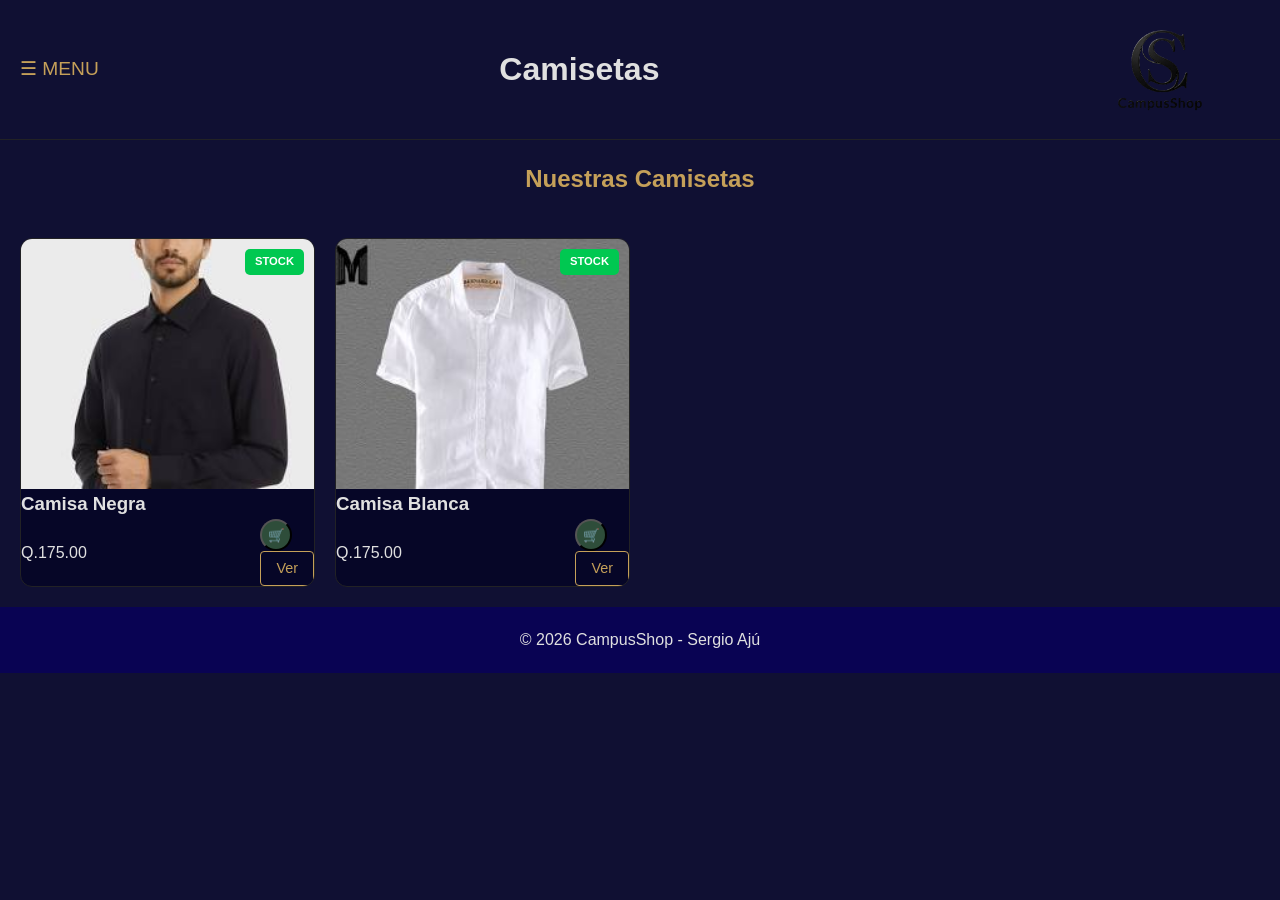
<file: productos/camisa.html>
<!DOCTYPE html>
<html lang="es">
<head>
    <meta charset="UTF-8">
    <meta name="viewport" content="width=device-width, initial-scale=1.0">
    <title>CampusShop | Camisetas</title>
    <link rel="stylesheet" href="../../CSS/base.css">
    <link rel="stylesheet" href="../../CSS/layout.css">
    <link rel="stylesheet" href="../../CSS/components.css">
    <link rel="stylesheet" href="../../CSS/responsive.css">
</head>
<body>
    <input type="checkbox" id="btn-menu">

    <aside class="sidebar">
        <div class="sidebar-header">
            <img src="../../IMG/LOGOS/icono1.png" alt="Logo CampusShop" width="200px" class="logo-sidebar">
            <h2>CampusShop</h2>
            <label for="btn-menu" class="close-btn"></label>
        </div>
        <nav>
            <ul>
                <li><a href="../../index.html">☰ HOME</a></li>
                <li><a href="abrigos.html">Abrigos</a></li>
                <li class="active"><a href="camisas.html">Camisetas</a></li>
                <li><a href="pantalon.html">Pantalones</a></li>
                <li><a href="zapatos.html">Zapatos</a></li>
                <hr>
                <li><a href="../archivos html/perfil.html">Perfil</a></li>
                <li><a href="../archivos html/carrito.html">Carrito</a></li>
            </ul>
        </nav>
    </aside>
    <label for="btn-menu" class="overlay"></label>
    <div class="content-wrapper">
        <header>
            <label for="btn-menu" class="hamburguesa">☰ MENU</label>
            <h1>Camisetas</h1>
            <img src="../../IMG/LOGOS/icono1.png" alt="Logo CampusShop" width="200px" class="logo-header">
        </header>

        <main>
            <h2 class="section-title">Nuestras Camisetas</h2>
            
            <section class="grid-container"> 
                <article class="card">
                    <span class="badge stock">stock</span>
                    <img src="../../IMG/ROPA/CAMISAS/camisa1.jpg" alt="Camisa Negra">
                    <div class="card-info">
                        <h3>Camisa Negra</h3>
                        <div class="price-row">
                            <p>Q.175.00</p>
                            <div class="actions">
                                <button class="btn-add">🛒</button>
                                <a href="productos.html" class="btn-ver">Ver</a>
                            </div>
                        </div>
                    </div>
                </article>

                <article class="card">
                    <span class="badge stock">stock</span>
                    <img src="../../IMG/ROPA/CAMISAS/camisa2.jpg" alt="Camisa Blanca">
                    <div class="card-info">
                        <h3>Camisa Blanca</h3>
                        <div class="price-row">
                            <p>Q.175.00</p>
                            <div class="actions">
                                <button class="btn-add">🛒</button>
                                <a href="productos.html" class="btn-ver">Ver</a>
                            </div>
                        </div>
                    </div>
                </article>
            </section>
        </main>

        <footer>
            <p>&copy; 2026 CampusShop - Sergio Ajú</p>
        </footer>
    </div>
</body>
</html>
</file>
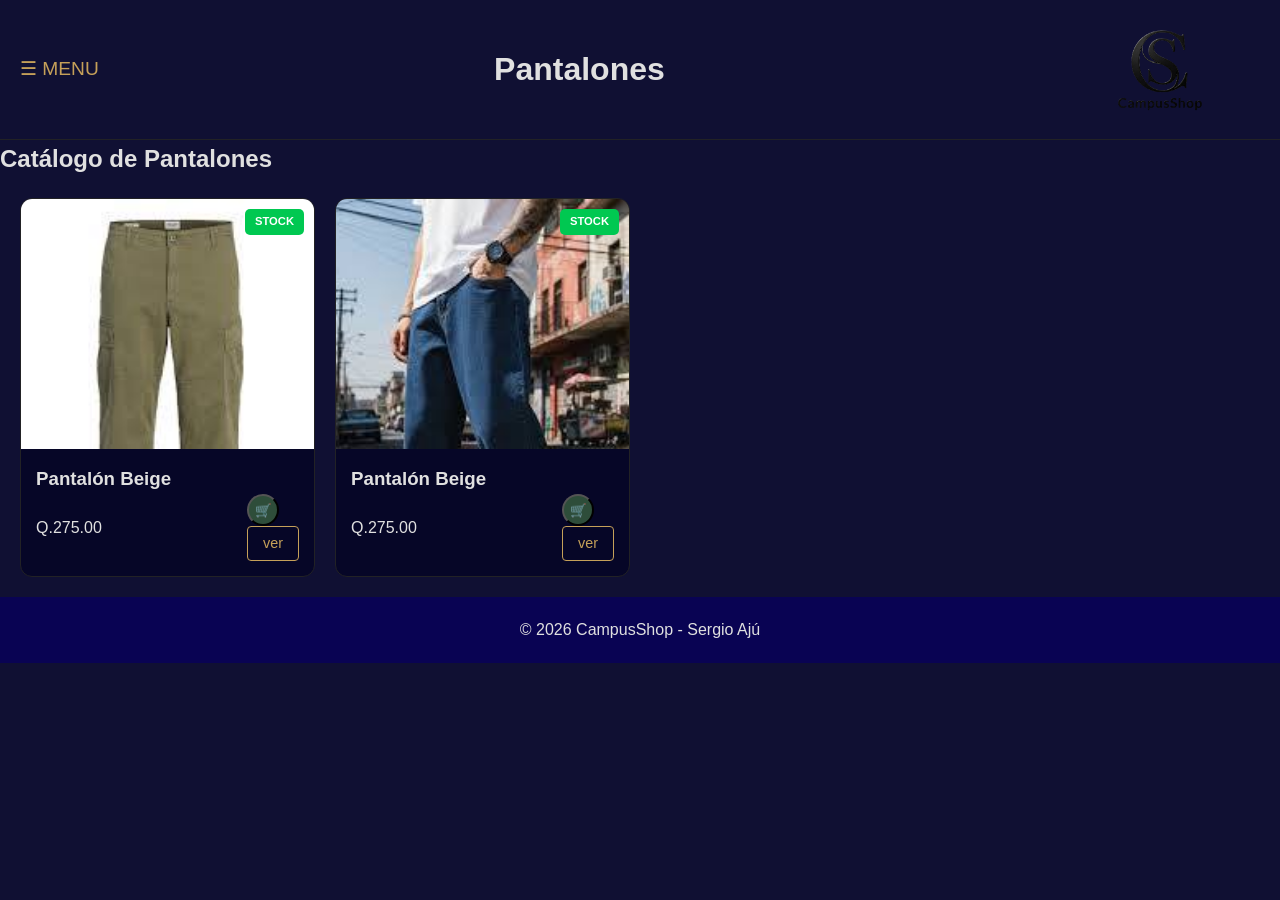
<file: productos/pantalon.html>
<!DOCTYPE html>
<html lang="es">
<head>
    <meta charset="UTF-8">
    <meta name="viewport" content="width=device-width, initial-scale=1.0">
    <title>CampusShop | Pantalones</title>
    <link rel="stylesheet" href="../../CSS/base.css">
    <link rel="stylesheet" href="../../CSS/layout.css">
    <link rel="stylesheet" href="../../CSS/components.css">
    <link rel="stylesheet" href="../../CSS/responsive.css">
</head>
<body>
    <input type="checkbox" id="btn-menu">

    <aside class="sidebar">
        <div class="sidebar-header">
            <img src="../../IMG/LOGOS/icono1.png" alt="Logo CampusShop" width="200px" class="logo-sidebar">
            <h2>CampusShop</h2>
            <label for="btn-menu" class="close-btn"></label>
        </div>
        <nav>
            <ul>
                <li><a href="../../index.html">☰ HOME</a></li>
                <li><a href="abrigos.html">Abrigos</a></li>
                <li><a href="camisa.html">Camisetas</a></li>
                <li class="active"><a href="pantalon.html">Pantalones</a></li>
                <li><a href="zapatos.html">Zapatos</a></li>
                <hr>
                <li><a href="../archivos html/perfil.html">Perfil</a></li>
                <li><a href="../archivos html/carrito.html">Carrito</a></li>
            </ul>
        </nav>
    </aside>
    <label for="btn-menu" class="overlay"></label>
    <div class="content-wrapper">
        <header>
            <label for="btn-menu" class="hamburguesa">☰ MENU</label>
            <h1>Pantalones</h1>
            <img src="../../IMG/LOGOS/icono1.png" alt="Logo CampusShop" width="200px" class="logo-header">
        </header>

        <main>
            <h2>Catálogo de Pantalones</h2>
            <section class="grid-container"> 
                <article class="card">
                    <span class="badge stock">stock</span>
                    <img src="../../IMG/ROPA/PANTALONES/pantalon2.jpg" alt="Pantalón Beige">
                    <div class="card-info" style="padding: 15px;">
                        <h3>Pantalón Beige</h3>
                        <div class="price-row">
                            <p>Q.275.00</p>
                            <div class="actions">
                                <button class="btn-add">🛒</button>
                                <a href="productos.html" class="btn-ver">ver</a>
                            </div>
                        </div>
                    </div>
                </article>

                <article class="card">
                    <span class="badge stock">stock</span>
                    <img src="../../IMG/ROPA/PANTALONES/pantalon1.jpg" alt="Pantalón Beige">
                    <div class="card-info" style="padding: 15px;">
                        <h3>Pantalón Beige</h3>
                        <div class="price-row">
                            <p>Q.275.00</p>
                            <div class="actions">
                                <button class="btn-add">🛒</button>
                                <a href="productos.html" class="btn-ver">ver</a>
                            </div>
                        </div>
                    </div>
                </article>
            </section>
        </main>

        <footer>
            <p>&copy; 2026 CampusShop - Sergio Ajú</p>
        </footer>
    </div>
</body>
</html>
</file>
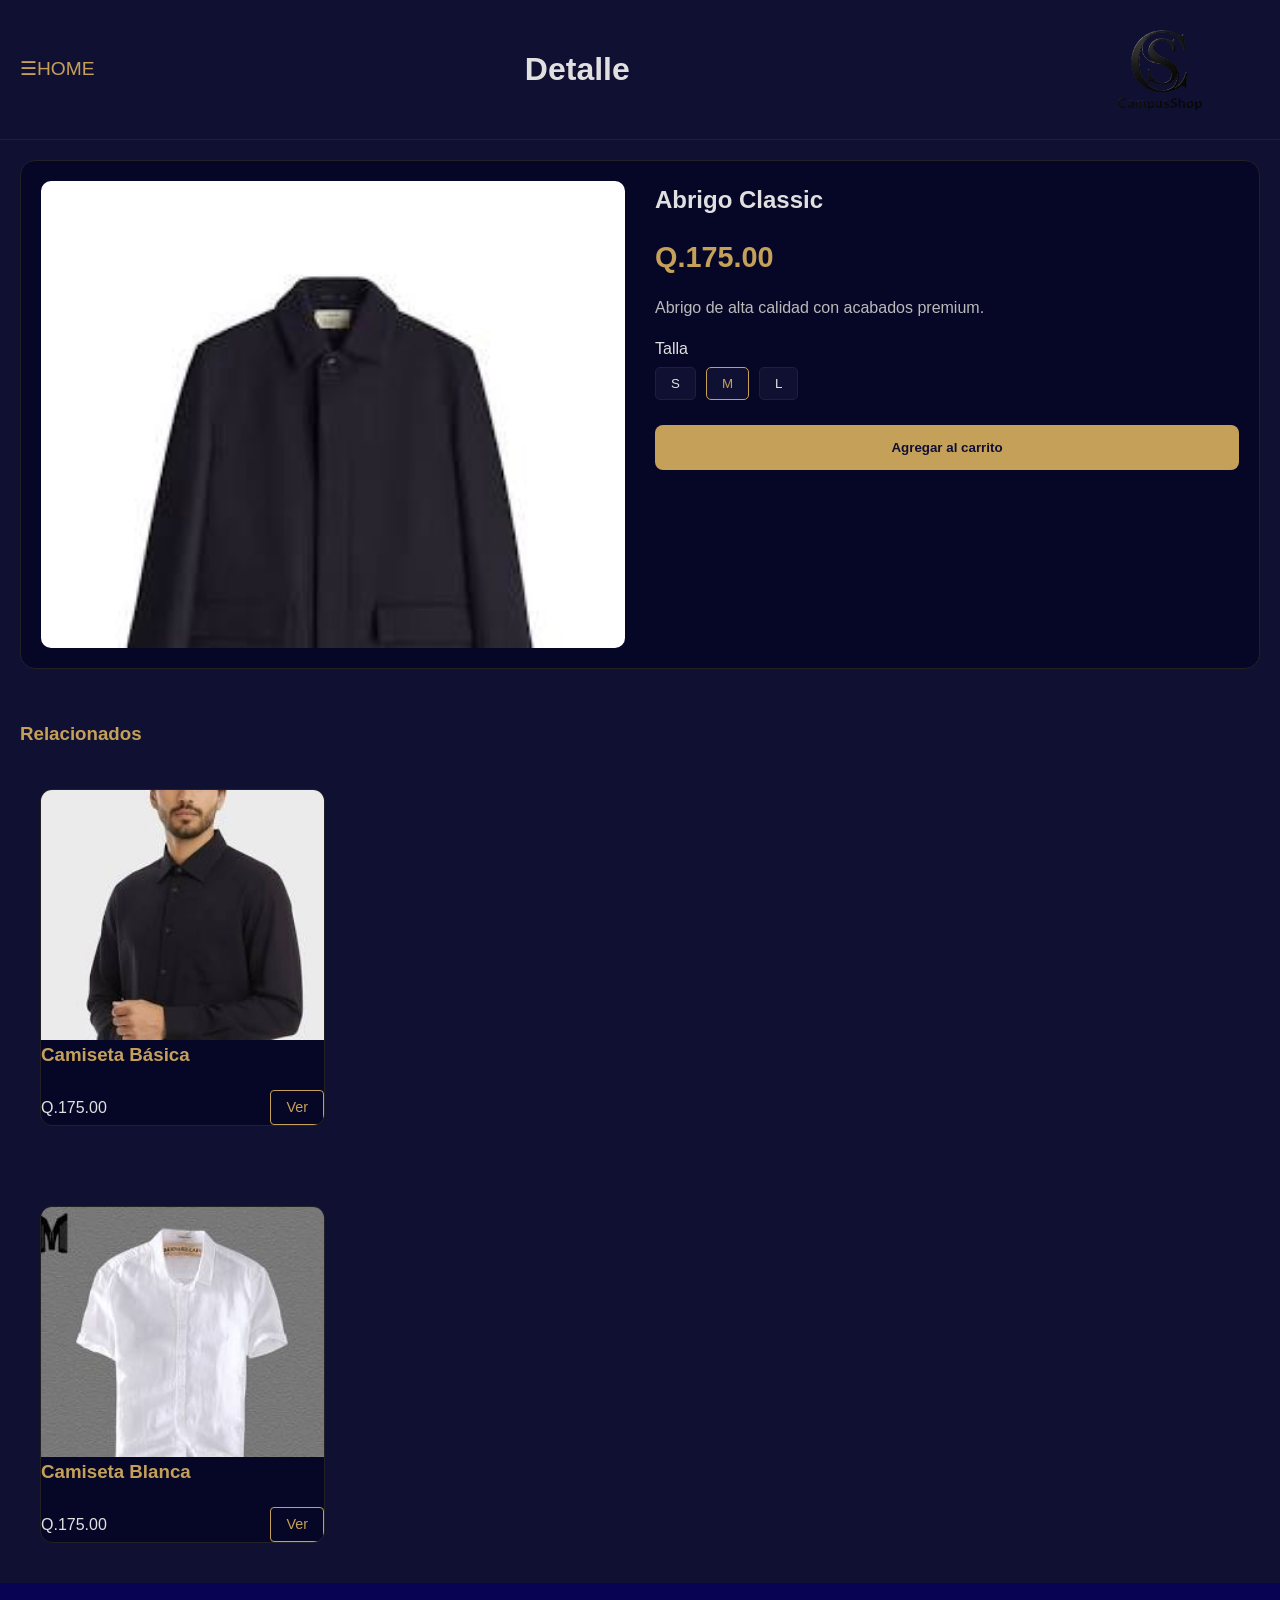
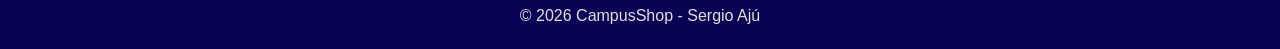
<file: productos/productos.html>
<!DOCTYPE html>
<html lang="es">
<head>
    <meta charset="UTF-8">
    <meta name="viewport" content="width=device-width, initial-scale=1.0">
    <title>CampusShop | Detalle</title>
    <link rel="stylesheet" href="../../CSS/base.css">
    <link rel="stylesheet" href="../../CSS/layout.css">
    <link rel="stylesheet" href="../../CSS/components.css">
    <link rel="stylesheet" href="../../CSS/responsive.css">
</head>
<body>
    <input type="checkbox" id="btn-menu">

    <aside class="sidebar">
        <div class="sidebar-header">
            <img src="../../IMG/LOGOS/icono1.png" alt="Logo" class="logo-sidebar">
            <h2>CampusShop</h2>
            <label for="btn-menu" class="hamburguesa"></label>
        </div>
        <nav>
            <ul>
                <li><a href="../../index.html">☰ HOME</a></li>
                <li><a href="abrigos.html">Abrigos</a></li>
                <li><a href="camisa.html">Camisetas</a></li>
                <li><a href="pantalon.html">Pantalones</a></li>
                <hr>
                <li><a href="../archivos html/perfil.html">Perfil</a></li>
                <li><a href="../archivos html/carrito.html">Carrito</a></li>
            </ul>
        </nav>
    </aside>
    <label for="btn-menu" class="overlay"></label>
    <div class="content-wrapper">
        <header>
            <label for="btn-menu" class="hamburguesa">☰HOME</label>
            <h1>Detalle</h1>
            <img src="../../IMG/LOGOS/icono1.png" alt="Logo" width="200px" class="logo-header">
        </header>

        <main class="product-detail-container">
            <section class="main-product-view">
                <div class="product-img-box">
                    <img src="../../IMG/ROPA/ABRIGOS/abrigo1.jpg" alt="Abrigo" class="main-img">
                </div>
                
                <div class="product-info-block">
                    <h1>Abrigo Classic</h1>
                    <p class="price">Q.175.00</p>
                    <p class="description">
                        Abrigo de alta calidad con acabados premium.
                    </p>

                    <div class="size-selector">
                        <p>Talla</p>
                        <div class="size-options">
                            <button class="size-btn">S</button>
                            <button class="size-btn active">M</button>
                            <button class="size-btn">L</button>
                        </div>
                    </div>
                    
                    <button class="btn-checkout">
                        <a href="../archivos html/simuladorestetica.html">
                            Agregar al carrito
                        </a>
                    </button>
                </div>
            </section>

            <section class="related-products">
                <h3>Relacionados</h3>
                <div class="grid-container"> 
                    <article class="card">
                        <img src="../../IMG/ROPA/CAMISAS/camisa1.jpg" alt="Camisa">
                        <div class="card-info">
                            <h3>Camiseta Básica</h3>
                            <div class="price-row">
                                <p>Q.175.00</p>
                                <a href="#" class="btn-ver">Ver</a>
                            </div>
                        </div>
                    </article>
                </div>
            </section>
            <section class="related-products">
                <div class="grid-container"> 
                    <article class="card">
                        <img src="../../IMG/ROPA/CAMISAS/camisa2.jpg" alt="Camisa">
                        <div class="card-info">
                            <h3>Camiseta Blanca</h3>
                            <div class="price-row">
                                <p>Q.175.00</p>
                                <a href="#" class="btn-ver">Ver</a>
                            </div>
                        </div>
                    </article>
                </div>
            </section>
        </main>

        <footer>
            <p>&copy; 2026 CampusShop - Sergio Ajú</p>
        </footer>
    </div>
</body>
</html>
</file>
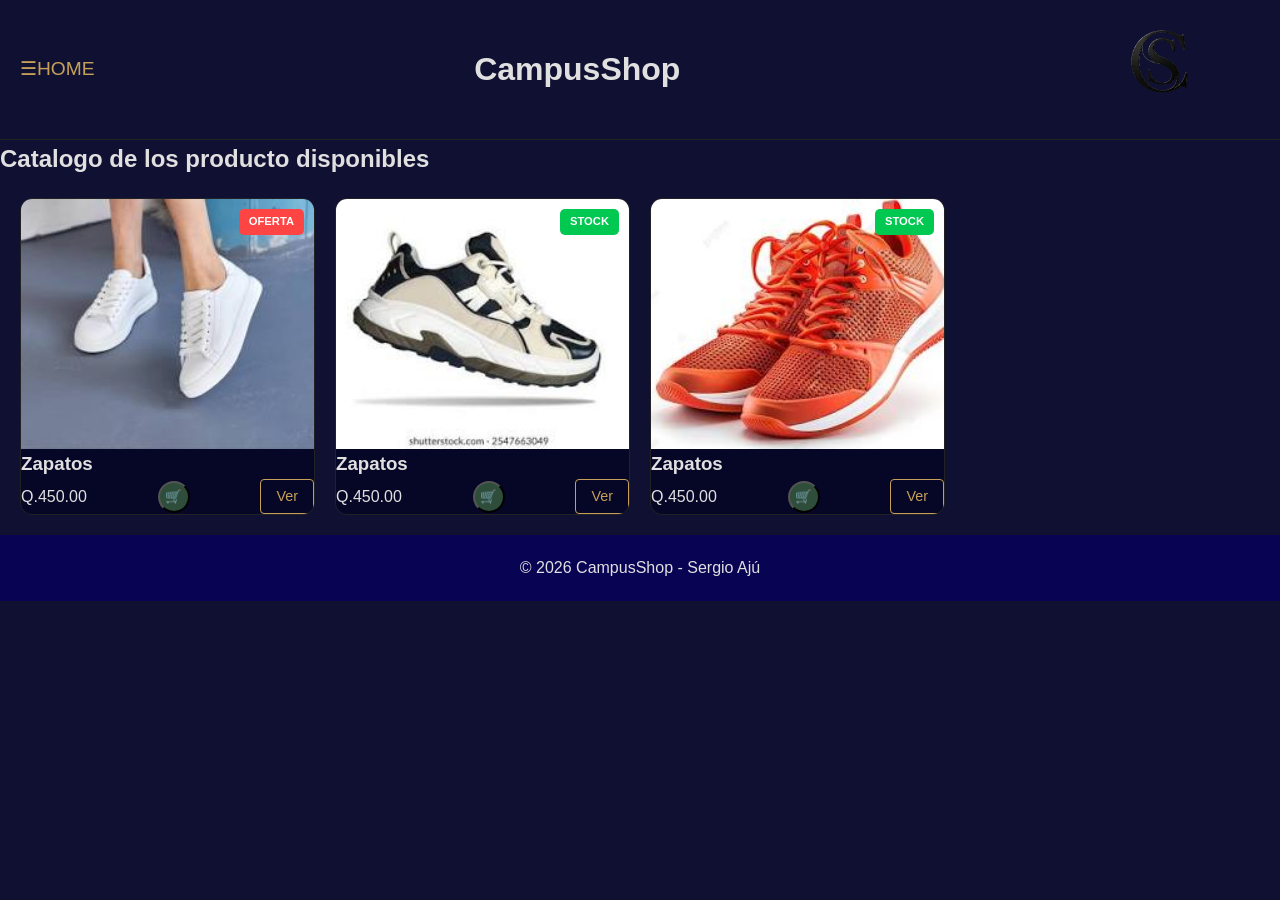
<file: productos/zapatos.html>
<!DOCTYPE html>
<html lang="es">
<head>
    <meta charset="UTF-8">
    <meta name="viewport" content="width=device-width, initial-scale=1.0">
    <title>CampusShop | Catálogo</title>
    <link rel="stylesheet" href="../CSS/base.css">
    <link rel="stylesheet" href="../CSS/layout.css">
    <link rel="stylesheet" href="../CSS/components.css">
    <link rel="stylesheet" href="../CSS/responsive.css">
</head>
<body>
    <input type="checkbox" id="btn-menu">

    <aside class="sidebar">
        <div class="sidebar-header">
            <img src="../IMG/LOGOS/icono2.png" alt="Logo CampusShop" width="200px" class="logo-sidebar">
            <h2>CampusShop</h2>
            <label for="btn-menu" class="close-icon"></label>
        </div>
        <nav>
            <ul>
                <li class="active"><a href="../index.html">☰ HOME</a></li>
                <li><a href="abrigos.html">Abrigos</a></li>
                <li><a href="camisa.html">Camisetas</a></li>
                <li><a href="pantalon.html">Pantalones</a></li>
                <li><a href="zapatos.html">Zapatos</a></li>
                <hr>
                <li><a href="../archivos html/perfil.html">Perfil</a></li>
                <li><a href="../archivos html/carrito.html">Carrito</a></li>
            </ul>
        </nav>
    </aside>
    <label for="btn-menu" class="overlay"></label>
    <div class="content-wrapper">
        <header>
            <label for="btn-menu" class="hamburguesa">☰HOME</label>
            <h1>CampusShop</h1>
            <img src="../IMG/LOGOS/icono2.png" alt="Logo CampusShop" width="200px" class="logo-sidebar">
        </header>
        <main>
            <h2>Catalogo de los producto disponibles</h2>
            <section class="grid-container">   
            <article class="card">
                <span class="badge oferta">oferta</span>
                <img src="../IMG/ROPA/ZAPATOS/zapatos1.jpg" alt="Zapatos">
                <div class="card-info">
                    <h3>Zapatos</h3>
                    <div class="price-row">
                        <p>Q.450.00</p>
                        <button class="btn-add">
                            <a href="../archivos html/vacio.html">
                                🛒
                            </a>    
                        </button>
                        <a href="productos.html" class="btn-ver">Ver</a>
                    </div>
                </div>
            </article>
            <article class="card">
                <span class="badge stock">stock</span>
                <img src="../IMG/ROPA/ZAPATOS/tenis.jpg" alt="Zapatos">
                <div class="card-info">
                    <h3>Zapatos</h3>
                    <div class="price-row">
                        <p>Q.450.00</p>
                        <button class="btn-add">
                            <a href="../archivos html/vacio.html">
                                🛒
                            </a>    
                        </button>
                        <a href="productos.html" class="btn-ver">Ver</a>
                    </div>
                </div>
            </article>
            <article class="card">
                <span class="badge stock">stock</span>
                <img src="../IMG/ROPA/ZAPATOS/tenisrojos.jpg" alt="Zapatos">
                <div class="card-info">
                    <h3>Zapatos</h3>
                    <div class="price-row">
                        <p>Q.450.00</p>
                        <button class="btn-add">
                            <a href="../archivos html/vacio.html">
                                🛒
                            </a>    
                        </button>
                        <a href="productos.html" class="btn-ver">Ver</a>
                    </div>
                </div>
            </article>
        </main>
        <footer>
            <p>&copy; 2026 CampusShop - Sergio Ajú</p>
            <nav class="footer-nav">
            </nav>
        </footer>
    </div>
</body>
</html>
</file>
<file: CSS/base.css>
:root {
    --bat-black:  #101033;
    --bat-gray:   #060627;
    --bat-gold:   #c5a059;
    --bat-text:   #e0e0e0;
    --bat-border: #222225;
}
* {
    margin: 0;
    padding: 0;
    box-sizing: border-box;
}

html {
    scroll-behavior: smooth;
}
body {
    background-color: var(--bat-black);
    color: var(--bat-text);
    font-family: 'Segoe UI', Tahoma, Geneva, Verdana, sans-serif;
    overflow-x: hidden;
    line-height: 1.6; 
}
img {
    max-width: 100%;
    display: block;
    height: auto;
}
a {
    text-decoration: none;
    color: inherit;
}
#btn-menu {
    display: none;
}
</file>
<file: CSS/components.css>
.grid-container {
    display: grid;
    grid-template-columns: repeat(auto-fill, minmax(240px, 1fr));
    gap: 20px;
}
.profile-link {
    display: block;
    padding: 10px 15px;
    background: var(--bat-gold);
    color: var(--bat-text);
    text-decoration: none;
    border-radius: 80px;
    transition: all 0.3s ease; 
}

.profile-link:hover {
    background: #c4b705; 
    color: #f0e5e5;
    transform: scale(1.05);
    box-shadow: 0 0 15px var(--bat-gold);
}
.card {
    background: var(--bat-gray);
    border: 1px solid var(--bat-border);
    border-radius: 12px;
    overflow: hidden;
    transition: transform 0.2s ease;
    position: relative;
}
.card:hover {
    transform: translateY(-4px); 
}
.btn-add {
    background-color: #2e4d3a;
    color: white;
    width: 32px;
    height: 32px;
    border-radius: 50%;
    display: flex;
    align-items: center;
    justify-content: center;
    cursor: pointer;
}
#busqueda input {
    width: 100%;
    background: var(--bat-gray);
    border: 1px solid var(--bat-border);
    padding: 12px 16px;
    color: var(--bat-text);
    border-radius: 8px;
    outline: none;
}
.sidebar nav ul {
    list-style: none;
    padding: 20px 0; 
}

.sidebar nav ul li a {
    display: block;       
    padding: 12px 25px;   
    color: var(--bat-text);
    text-decoration: none;
    font-size: 1.1rem;  
    text-align: left;     
    transition: background 0.2s ease; 
}


.sidebar nav ul li a:hover {
    background: #1a1a4a;
}

.sidebar nav ul li.active a {
    color: var(--bat-gold); 
}
.sidebar nav ul hr {
    border: none;
    border-top: 1px solid rgba(255, 255, 255, 0.1); 
    margin: 15px 25px;
}
.badge {
    position: absolute;
    top: 10px;
    right: 10px;
    padding: 4px 10px;
    border-radius: 5px;
    font-size: 0.7rem;
    font-weight: bold;
    text-transform: uppercase;
}
.badge.oferta { background-color: #ff4444; color: white; }
.badge.stock { background-color: #00c851; color: white; }
.price-row {
    display: flex;
    justify-content: space-between;
    align-items: center;
    gap: 10px;
}
.perfil-info {
    text-align: center;
    margin-bottom: 40px;
}
.avatar-wrapper {
    width: 120px;
    height: 120px;
    margin: 0 auto 15px;
    border-radius: 50%;
    overflow: hidden;
    border: 3px solid var(--bat-gold);
}
.avatar-img {
    width: 100%;
    height: 100%;
    object-fit: cover;
}
.user-name {
    font-size: 1.8rem;
    color: var(--bat-text);
}
.user-email {
    color: #888;
    margin-top: 5px;
}
.menu-item {
    background: var(--bat-gray);
    padding: 20px;
    border-radius: 12px;
    text-decoration: none;
    color: var(--bat-text);
    text-align: center;
    border: 1px solid var(--bat-border);
    transition: transform 0.2s, border-color 0.2s;
}
.menu-item:hover {
    transform: translateY(-3px);
    border-color: var(--bat-gold);
}
.cart-item {
    background: var(--bat-gray);
    border: 1px solid var(--bat-border);
    border-radius: 12px;
    display: flex;
    padding: 15px;
    gap: 15px;
    align-items: center;
    margin-bottom: 15px;
}
.cart-item img {
    width: 80px;
    height: 80px;
    object-fit: contain;
    background: white;
    border-radius: 8px;
}
.item-details {
    flex: 1;
    display: flex;
    flex-direction: column;
    gap: 10px;
}
.item-info h3 { font-size: 1.1rem; color: var(--bat-text); }
.ref { font-size: 0.8rem; color: #888; }
.item-controls {
    display: flex;
    justify-content: space-between;
    align-items: center;
}
.qty {
    display: flex;
    align-items: center;
    gap: 10px;
    background: var(--bat-black);
    border-radius: 5px;
    padding: 5px;
}
.qty button {
    background: none;
    border: none;
    color: var(--bat-gold);
    cursor: pointer;
    font-size: 1.2rem;
    padding: 0 10px;
}
.cart-summary {
    background: var(--bat-gray);
    padding: 25px;
    border-radius: 12px;
    border: 1px solid var(--bat-border);
}
.summary-row {
    display: flex;
    justify-content: space-between;
    margin-bottom: 15px;
}
.total { font-size: 1.2rem; color: var(--bat-gold); }
.btn-checkout {
    width: 100%;
    background: var(--bat-gold);
    color: var(--bat-black);
    border: none;
    padding: 15px;
    border-radius: 8px;
    font-weight: bold;
    cursor: pointer;
    margin-top: 10px;
}
.btn-delete {
    background: none;
    border: none;
    font-size: 1.2rem;
    cursor: pointer;
}
.card img {
    width: 100%;
    height: 250px; 
    object-fit: cover; 
    border-radius: 8px 8px 0 0;
}
.btn-ver {
    display: inline-block;
    padding: 5px 15px;
    border: 1px solid var(--bat-gold);
    color: var(--bat-gold);
    text-decoration: none;
    border-radius: 4px;
    font-size: 0.9rem;
    transition: 0.3s;
}
.btn-ver:hover {
    background: var(--bat-gold);
    color: #000;
}
.section-title {
    margin: 20px;
    font-size: 1.5rem;
    color: var(--bat-gold);
    text-align: center;
}
.perfil-header {
    display: flex;
    align-items: center;
    gap: 15px;
    padding: 20px;
    background: var(--bat-gray);
    border-bottom: 1px solid var(--bat-border);
}
.hamburguesa-perfil {
    cursor: pointer;
    font-size: 1.5rem;
    color: var(--bat-gold);
    display: none; /* Se activa en responsive.css */
}
.btn-regresar {
    text-decoration: none;
    color: var(--bat-gold);
    font-size: 1.5rem;
}
.pedidos-list {
    padding: 20px;
}
.pedido-card {
    background: var(--bat-gray);
    border: 1px solid var(--bat-border);
    border-radius: 12px;
    padding: 15px;
    margin-bottom: 15px;
}
.pedido-row {
    display: flex;
    justify-content: space-between;
    align-items: center;
    margin-bottom: 5px;
}
.orden-num {
    font-weight: bold;
    color: var(--bat-text);
}
.pedido-precio {
    color: var(--bat-gold);
    font-weight: bold;
}
.pedido-fecha {
    font-size: 0.8rem;
    color: #888;
    margin-bottom: 10px;
}
.pedido-footer {
    display: flex;
    justify-content: space-between;
    align-items: center;
    border-top: 1px solid var(--bat-border);
    padding-top: 10px;
    margin-top: 10px;
}
.status { font-size: 0.85rem; font-weight: bold; }
.status.entregado { color: #00c851; }
.status.camino { color: #33b5e5; }
.status.cancelado { color: #ff4444; }
.btn-detalle {
    color: var(--bat-gold);
    font-size: 0.85rem;
    text-decoration: none;
}
.product-detail-container {
    padding: 20px;
}

.main-product-view {
    display: flex;
    flex-wrap: wrap;
    gap: 30px;
    margin-bottom: 50px;
    background: var(--bat-gray);
    padding: 20px;
    border-radius: 15px;
    border: 1px solid var(--bat-border);
}

.product-img-box {
    flex: 1;
    min-width: 300px;
}

.main-img {
    width: 100%;
    border-radius: 10px;
    object-fit: cover;
}

.product-info-block {
    flex: 1;
    min-width: 300px;
    display: flex;
    flex-direction: column;
    gap: 15px;
}

.price {
    font-size: 1.8rem;
    color: var(--bat-gold);
    font-weight: bold;
}

.description {
    color: #bbb;
    line-height: 1.6;
}

.size-options {
    display: flex;
    gap: 10px;
    margin-top: 5px;
}

.size-btn {
    padding: 8px 15px;
    border: 1px solid var(--bat-border);
    background: var(--bat-black);
    color: var(--bat-text);
    cursor: pointer;
    border-radius: 5px;
}

.size-btn.active {
    border-color: var(--bat-gold);
    color: var(--bat-gold);
}

.related-products {
    margin-top: 40px;
}

.related-products h3 {
    margin-bottom: 20px;
    color: var(--bat-gold);
}

.back-arrow {
    color: var(--bat-gold);
    text-decoration: none;
    margin-right: 15px;
}
.hamburguesa {
    cursor: pointer;
    font-size: 1.2rem;
    color: var(--bat-gold);
    display: block; 
}
.cart-body {
    background-color: #020617; 
    min-height: 100vh;
    display: flex;
    flex-direction: column;
}
.cart-header-simple {
    display: flex;
    justify-content: space-between;
    align-items: center;
    padding: 25px;
}
.cart-title {
    color: var(--bat-text);
    font-size: 1.8rem;
    font-weight: bold;
}
.cart-empty-content {
    flex: 1;
    display: flex;
    flex-direction: column;
    justify-content: center; 
    align-items: center;    
    text-align: center;
    padding-bottom: 50px;
}
.main-cart-icon {
    font-size: 80px;
    display: block;
    margin-bottom: 40px;
    filter: grayscale(1) brightness(1.5); 
}
.text-box h1 {
    color: var(--bat-text);
    font-size: 2.2rem;
    margin-bottom: 10px;
}
.text-box p {
    color: #4b5563; 
    font-size: 1.1rem;
    line-height: 1.5;
}
.btn-explore {
    display: inline-block;
    margin-top: 50px;
    background-color: #c5a059; 
    color: #020617;
    text-decoration: none;
    padding: 18px 80px;
    border-radius: 15px;
    font-weight: bold;
    font-size: 1.1rem;
    width: 85%; 
    max-width: 400px;
    transition: 0.3s;
}
.btn-explore:hover {
    background-color: #d4b47a;
    transform: translateY(-2px);
}
.checkout-wrapper {
    display: flex;
    flex-wrap: wrap;
    gap: 30px;
    padding: 20px;
}

.checkout-forms {
    flex: 2;
    min-width: 300px;
}

.form-section {
    border: 1px solid var(--bat-border);
    border-radius: 12px;
    padding: 20px;
    margin-bottom: 25px;
    background: var(--bat-gray);
}

.form-section legend {
    color: var(--bat-gold);
    padding: 0 10px;
    font-weight: bold;
}

.input-group {
    margin-bottom: 15px;
    display: flex;
    flex-direction: column;
}

.input-group label {
    margin-bottom: 8px;
    color: var(--bat-text);
}

.input-group input {
    padding: 12px;
    border-radius: 8px;
    border: 1px solid var(--bat-border);
    background: var(--bat-black);
    color: white;
}
.payment-methods {
    display: flex;
    flex-direction: column;
    gap: 10px;
}

.payment-method {
    padding: 15px;
    border: 1px solid var(--bat-border);
    border-radius: 8px;
    cursor: pointer;
    display: flex;
    align-items: center;
    gap: 10px;
}
.order-summary-box {
    flex: 1;
    min-width: 300px;
    background: var(--bat-gray);
    padding: 20px;
    border-radius: 12px;
    border: 1px solid var(--bat-border);
    height: fit-content;
}

.summary-item {
    display: flex;
    align-items: center;
    gap: 15px;
    margin-bottom: 15px;
    border-bottom: 1px solid var(--bat-border);
    padding-bottom: 10px;
}

.summary-item img {
    width: 60px;
    height: 60px;
    border-radius: 8px;
    object-fit: cover;
}

.summary-total {
    display: flex;
    justify-content: space-between;
    font-size: 1.2rem;
    margin: 20px 0;
    color: var(--bat-gold);
}
.btn-menu-estetico {
    display: flex;
    align-items: center;
    justify-content: center;
    text-decoration: none;
    color: #333;
    background-color: #0a096d;
    padding: 10px 25px;
    margin-bottom: 10px;
    border-radius: 50px; 
    border: 1px solid #2a0dac;
    transition: all 0.3s ease;
    width: 100%; 
    max-width: 180px;
}
.btn-menu-estetico {
    display: flex;
    align-items: center;
    justify-content: center;
    text-decoration: none;
    color: #6a76b8;
    padding: 10px 25px;
    margin-bottom: 10px;
    
    transition: all 0.3s ease;
    width: 100%;
    max-width: 200px;
}
.btn-menu-estetico:hover {
    color: #5131e2;
    transform: scale(1.05); 
    box-shadow: 0 4px 10px rgba(0,0,0,0.1);
}
.titulo-simulador {
    font-size: 1.5rem;
    color: var(--bat-gold);
    margin-bottom: 20px;
    text-align: center;
}
.tooltip-container {
    position: relative;
    display: inline-block;
}
.tooltip-text {
    visibility: hidden;
    background-color: #333;
    color: #fff;
    text-align: center;
    border-radius: 5px;
    padding: 5px;
    position: absolute;
    z-index: 1;
    bottom: 125%;
    left: 50%;
    transform: translateX(-50%);
    opacity: 0;
    transition: opacity 0.3s;
    width: 200px; 
    font-size: 14px;
    justify-items: auto;
}
.tooltip-text::after {
    content: "";
    position: absolute;
    top: 100%; 
    left: 50%;
    transform: translateX(-50%);
    border-width: 5px;
    border-style: solid;
    border-color: #333 transparent transparent transparent;
}
.tooltip-container:hover .tooltip-text {
    visibility: visible;
    opacity: 1;
}
</file>
<file: CSS/layout.css>
.sidebar {
    width: 280px;
    height: 100vh;
    background: var(--bat-gray);
    position: fixed;
    top: 0;
    left: -280px; 
    z-index: 1000;
    border-right: 1px solid var(--bat-border);
    transition: left 0.3s ease;
}
#btn-menu:checked ~ .sidebar {
    left: 0;
}

.overlay {
    display: none;
    position: fixed;
    top: 0;
    left: 0;
    width: 100%;
    height: 100%;
    background: rgba(0, 0, 0, 0.5);
    z-index: 999;
}

#btn-menu:checked ~ .overlay {
    display: block;
}
header {
    padding: 15px 20px;
    display: flex;
    align-items: center;
    justify-content: space-between;
    border-bottom: 1px solid var(--bat-border);
    position: sticky;
    top: 0;
    background: var(--bat-black);
    z-index: 100;
}
.perfil-container {
    max-width: 600px;
    margin: 40px auto;
    padding: 0 20px;
}
.perfil-menu-grid {
    display: grid;
    grid-template-columns: 1fr 1fr; /* Dos columnas */
    gap: 15px;
}
.menu-item.logout {
    grid-column: span 2; /* El botón de cerrar sesión ocupa todo el ancho */
    border-color: #e74c3c;
    color: #e74c3c;
}
.cart-container {
    padding: 20px;
    max-width: 1000px;
    margin: 0 auto;
}
.cart-wrapper {
    display: grid;
    grid-template-columns: 1fr 350px;
    gap: 30px;
    align-items: start;
}
.grid-container {
    display: grid;
    grid-template-columns: repeat(auto-fill, minmax(250px, 1fr));
    gap: 20px;
    padding: 20px;
}
footer {
    display: flex;            
    flex-direction: column;  
    align-items: center;      
    justify-content: center;   
    text-align: center;        
    padding: 20px 0;         
    width: 100%;  
    background-color: rgb(9, 3, 83);            
}

footer a {
    margin-top: 10px;       
    display: inline-block;
}
</file>
<file: CSS/responsive.css>
@media (max-width: 1024px) {
    .grid-container {
        grid-template-columns: repeat(3, 1fr); 
    }
}
@media (max-width: 768px) {
    .grid-container {
        grid-template-columns: repeat(2, 1fr); 
    }
    .btn-menu-estetico {
        padding: 5px 15px; 
        font-size: 0.95rem; 
        max-width: 100%;    
    }

    .cart-wrapper {
        grid-template-columns: 1fr; 
    }
}
@media (max-width: 480px) {
    header h1 {
        font-size: 1.1rem;
    }
    .btn-menu-estetico {
        padding: 12px;     
        font-size: 0.9rem;
        border-radius: 30px; 
    }
    .grid-container {
        grid-template-columns: 1fr;
        gap: 15px;
    }

    .card img {
        height: auto; 
    }
    .perfil-menu-grid {
        grid-template-columns: 1fr;
    }
    .menu-item.logout {
        grid-column: span 1;
    }
    .cart-wrapper {
        grid-template-columns: 1fr; 
    }
}
@media (max-width: 768px) {
    .hamburguesa-perfil {
        display: block; /* Aquí es donde aparece el ícono ☰ */
    }

    .perfil-header h2 {
        font-size: 1.1rem;
    }

    .pedido-card {
        padding: 12px;
    }
}
</file>
